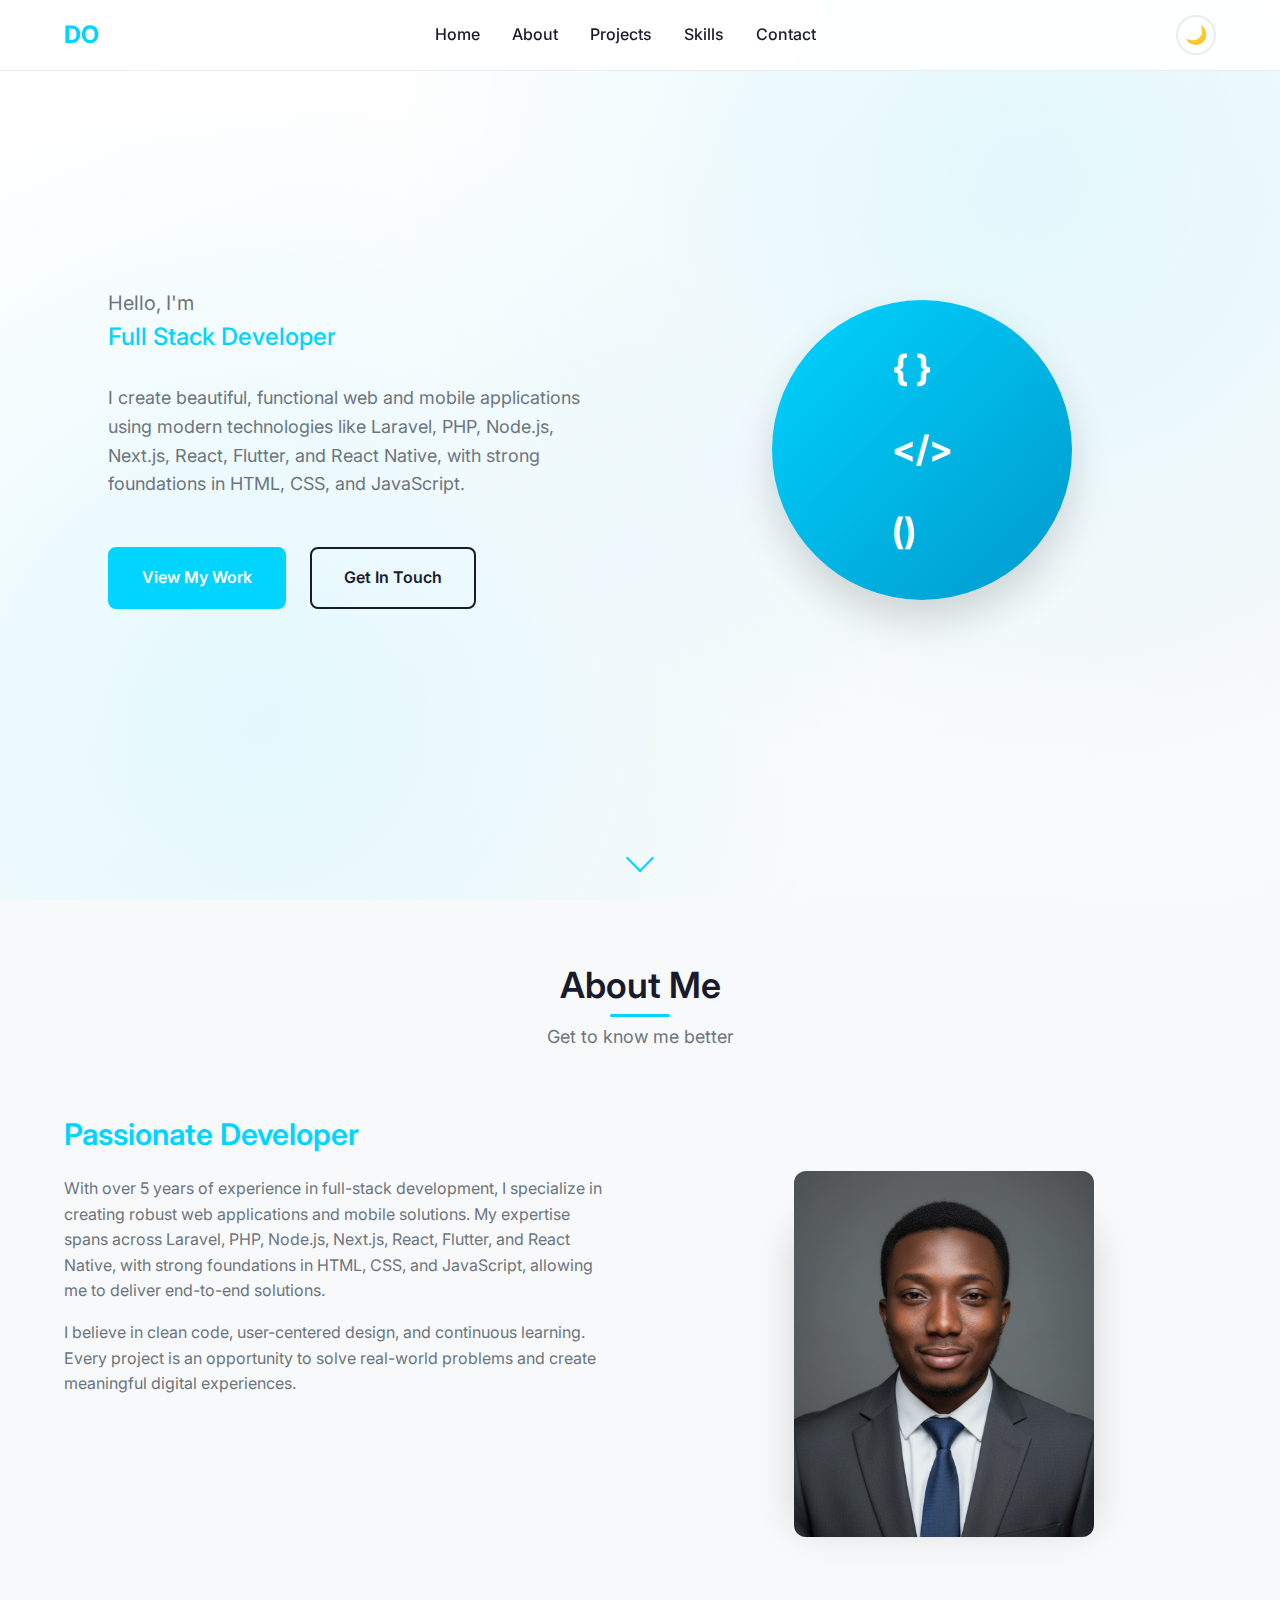
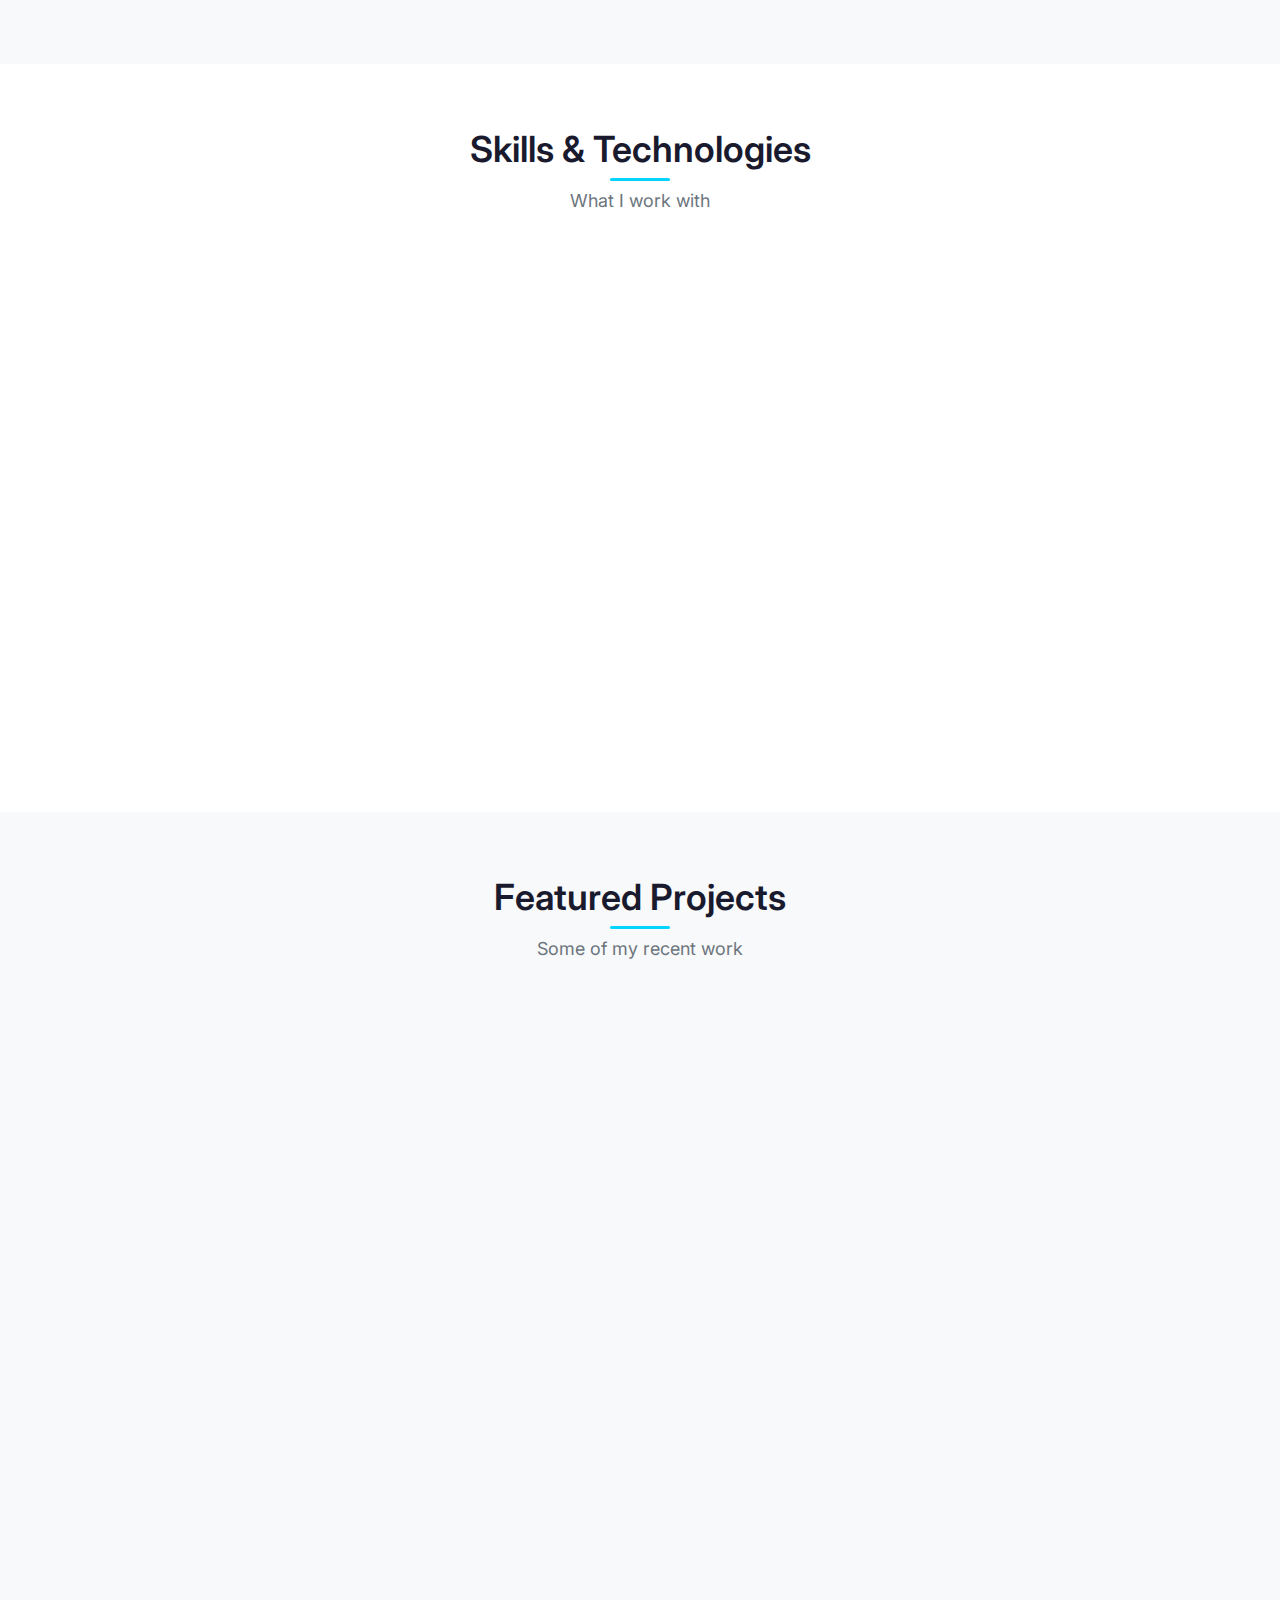
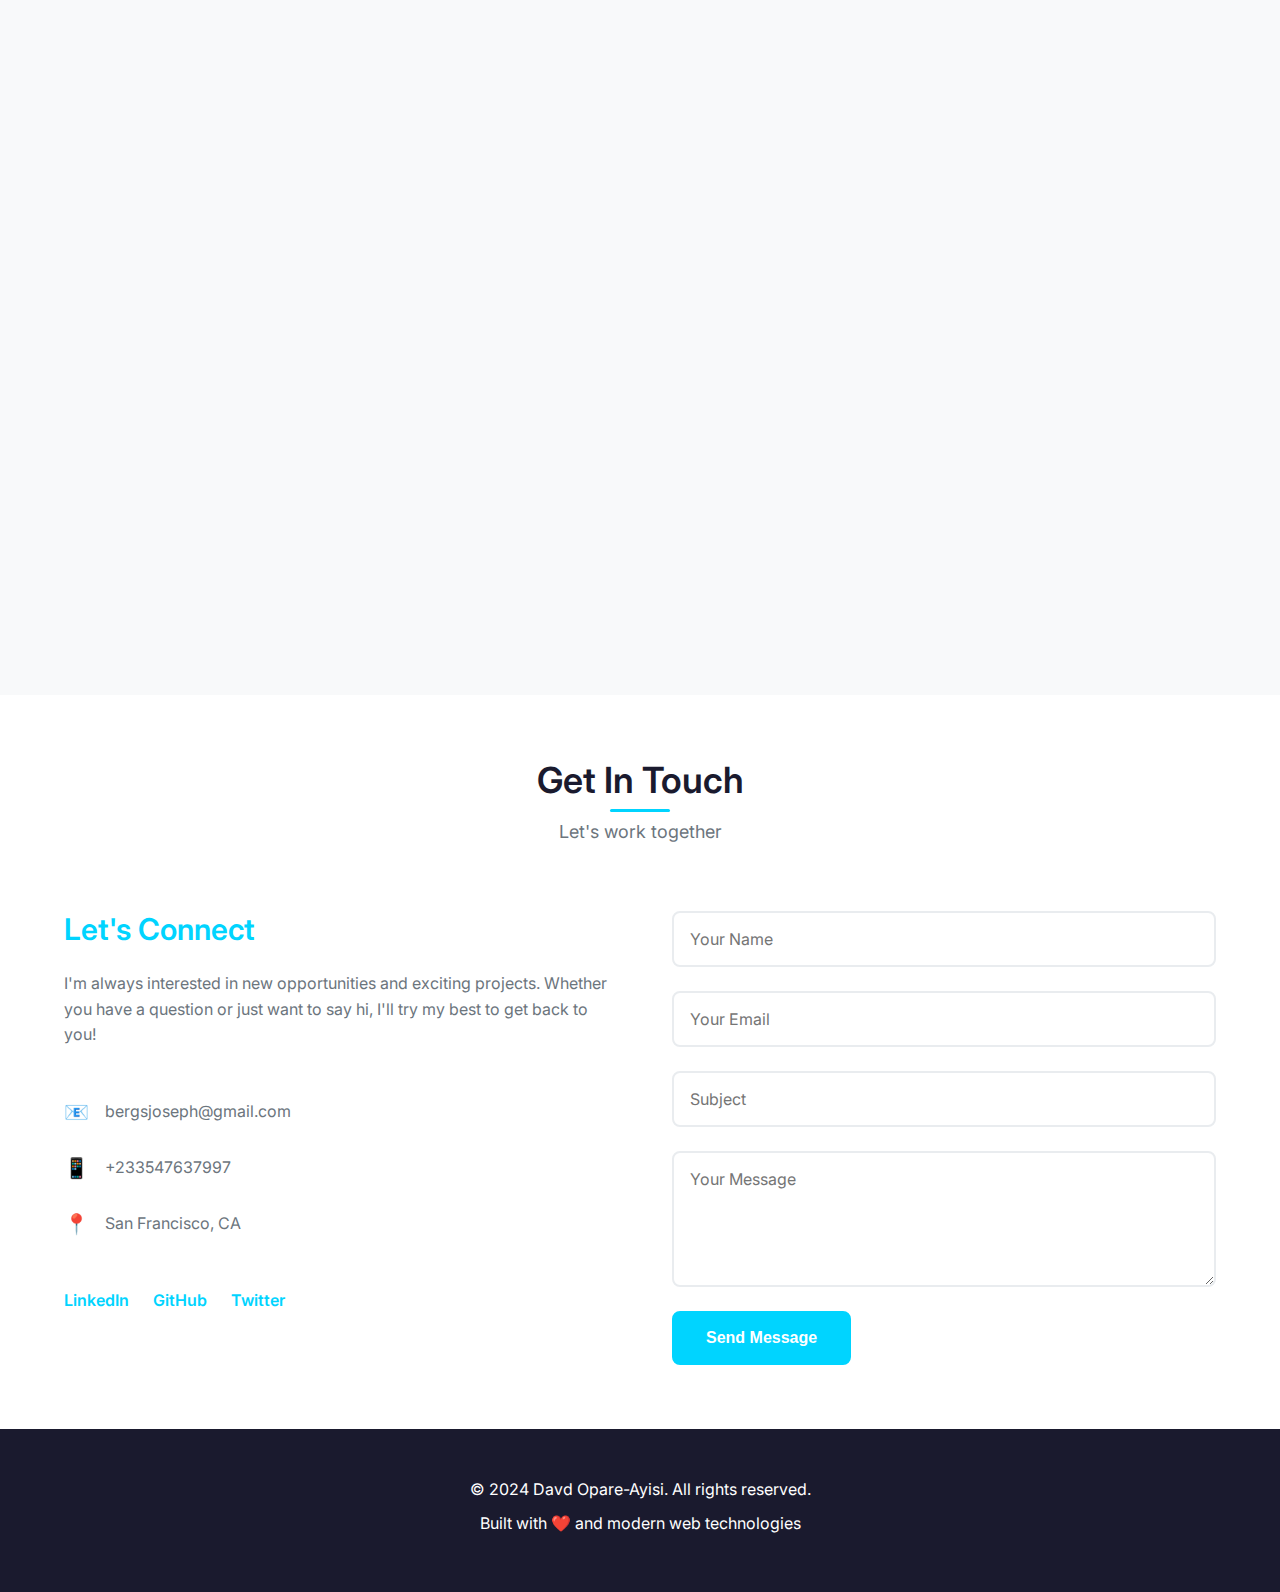
<file: index.html>
<!DOCTYPE html>
<html lang="en">
<head>
    <meta charset="UTF-8">
    <meta name="viewport" content="width=device-width, initial-scale=1.0">
    <title>Davd Opare-Ayisi - Full Stack Developer</title>
    <link rel="preconnect" href="https://fonts.googleapis.com">
    <link rel="preconnect" href="https://fonts.gstatic.com" crossorigin>
    <link href="https://fonts.googleapis.com/css2?family=Inter:wght@300;400;500;600;700&display=swap" rel="stylesheet">
    <link rel="stylesheet" href="styles.css">
</head>
<body>
        <!-- Navigation -->
        <nav class="navbar">
        <div class="nav-container">
            <div class="nav-logo">
                <span class="logo-text">DO</span>
            </div>
                <ul class="nav-menu">
                <li class="nav-item">
                    <a href="#home" class="nav-link">Home</a>
                    </li>
                    <li class="nav-item">
                    <a href="#about" class="nav-link">About</a>
                    </li>
                    <li class="nav-item">
                    <a href="#projects" class="nav-link">Projects</a>
                    </li>
                    <li class="nav-item">
                    <a href="#skills" class="nav-link">Skills</a>
                    </li>
                    <li class="nav-item">
                    <a href="#contact" class="nav-link">Contact</a>
                    </li>
                </ul>
            <div class="theme-toggle">
                <button class="theme-btn" id="theme-toggle">
                    <span class="theme-icon">🌙</span>
                </button>
            </div>
            <div class="hamburger">
                <span class="bar"></span>
                <span class="bar"></span>
                <span class="bar"></span>
            </div>
            </div>
    </nav>

    <!-- Hero Section -->
    <section id="home" class="hero">
        <div class="hero-container">
            <div class="hero-content">
                <h1 class="hero-title">
                    <span class="title-line">Hello, I'm</span>
                    <span class="title-name">Davd Opare-Ayisi</span>
                    <span class="title-role">Full Stack Developer</span>
                </h1>
                <p class="hero-description">
                    I create beautiful, functional web and mobile applications using modern technologies like Laravel, PHP, Node.js, Next.js, React, Flutter, and React Native, with strong foundations in HTML, CSS, and JavaScript.
                </p>
                <div class="hero-buttons">
                    <a href="#projects" class="btn btn-primary">View My Work</a>
                    <a href="#contact" class="btn btn-secondary">Get In Touch</a>
                </div>
            </div>
            <div class="hero-image">
                <div class="image-placeholder">
                    <div class="code-symbols">
                        <span class="symbol">{ }</span>
                        <span class="symbol">&lt;/&gt;</span>
                        <span class="symbol">()</span>
                    </div>
                </div>
            </div>
        </div>
        <div class="scroll-indicator">
            <div class="scroll-arrow"></div>
            </div>
    </section>

    <!-- About Section -->
    <section id="about" class="about">
        <div class="container">
            <div class="section-header">
                <h2 class="section-title">About Me</h2>
                <p class="section-subtitle">Get to know me better</p>
            </div>
            <div class="about-content">
                <div class="about-text">
                    <h3>Passionate Developer</h3>
                    <p>
                        With over 5 years of experience in full-stack development, I specialize in creating 
                        robust web applications and mobile solutions. My expertise spans across Laravel, PHP, 
                        Node.js, Next.js, React, Flutter, and React Native, with strong foundations in HTML, 
                        CSS, and JavaScript, allowing me to deliver end-to-end solutions.
                    </p>
                    <p>
                        I believe in clean code, user-centered design, and continuous learning. Every project 
                        is an opportunity to solve real-world problems and create meaningful digital experiences.
                    </p>
                    <div class="about-stats">
                        <div class="stat">
                            <span class="stat-number">50+</span>
                            <span class="stat-label">Projects Completed</span>
                        </div>
                        <div class="stat">
                            <span class="stat-number">5+</span>
                            <span class="stat-label">Years Experience</span>
                        </div>
                        <div class="stat">
                            <span class="stat-number">100%</span>
                            <span class="stat-label">Client Satisfaction</span>
                        </div>
                    </div>
                </div>
                <div class="about-image">
                    <div class="image-card">
                        <div class="card-content">
                            <img src="Assets/Me.png" alt="Davd Opare-Ayisi" class="profile-image">
                        </div>
                    </div>
                    </div>
                    </div>
                </div>
    </section>

    <!-- Skills Section -->
    <section id="skills" class="skills">
        <div class="container">
            <div class="section-header">
                <h2 class="section-title">Skills & Technologies</h2>
                <p class="section-subtitle">What I work with</p>
            </div>
            <div class="skills-grid">
                <div class="skill-category">
                    <h3 class="category-title">Backend</h3>
                    <div class="skill-items">
                        <div class="skill-item">
                            <span class="skill-name">Laravel</span>
                            <div class="skill-bar">
                                <div class="skill-progress" data-width="90%"></div>
                            </div>
                        </div>
                        <div class="skill-item">
                            <span class="skill-name">Node.js</span>
                            <div class="skill-bar">
                                <div class="skill-progress" data-width="88%"></div>
                            </div>
                        </div>
                        <div class="skill-item">
                            <span class="skill-name">PHP</span>
                            <div class="skill-bar">
                                <div class="skill-progress" data-width="95%"></div>
                            </div>
                        </div>
                        <div class="skill-item">
                            <span class="skill-name">MySQL</span>
                            <div class="skill-bar">
                                <div class="skill-progress" data-width="85%"></div>
                            </div>
                        </div>
                    </div>
                </div>
                <div class="skill-category">
                    <h3 class="category-title">Frontend</h3>
                    <div class="skill-items">
                        <div class="skill-item">
                            <span class="skill-name">React</span>
                            <div class="skill-bar">
                                <div class="skill-progress" data-width="90%"></div>
                            </div>
                        </div>
                        <div class="skill-item">
                            <span class="skill-name">Next.js</span>
                            <div class="skill-bar">
                                <div class="skill-progress" data-width="85%"></div>
                            </div>
                        </div>
                        <div class="skill-item">
                            <span class="skill-name">JavaScript</span>
                            <div class="skill-bar">
                                <div class="skill-progress" data-width="95%"></div>
                            </div>
                        </div>
                        <div class="skill-item">
                            <span class="skill-name">HTML5</span>
                            <div class="skill-bar">
                                <div class="skill-progress" data-width="98%"></div>
                            </div>
                        </div>
                        <div class="skill-item">
                            <span class="skill-name">CSS3</span>
                            <div class="skill-bar">
                                <div class="skill-progress" data-width="95%"></div>
                            </div>
                        </div>
                    </div>
                </div>
                <div class="skill-category">
                    <h3 class="category-title">Mobile</h3>
                    <div class="skill-items">
                        <div class="skill-item">
                            <span class="skill-name">Flutter</span>
                            <div class="skill-bar">
                                <div class="skill-progress" data-width="90%"></div>
                            </div>
                        </div>
                        <div class="skill-item">
                            <span class="skill-name">React Native</span>
                            <div class="skill-bar">
                                <div class="skill-progress" data-width="80%"></div>
                            </div>
                        </div>
                        <div class="skill-item">
                            <span class="skill-name">Dart</span>
                            <div class="skill-bar">
                                <div class="skill-progress" data-width="88%"></div>
                            </div>
                        </div>
                        <div class="skill-item">
                            <span class="skill-name">Expo</span>
                            <div class="skill-bar">
                                <div class="skill-progress" data-width="75%"></div>
                            </div>
                        </div>
                    </div>
                    </div>
                    </div>
                </div>
    </section>

    <!-- Projects Section -->
    <section id="projects" class="projects">
        <div class="container">
            <div class="section-header">
                <h2 class="section-title">Featured Projects</h2>
                <p class="section-subtitle">Some of my recent work</p>
                    </div>
            <div class="projects-grid">
                <div class="project-card">
                    <div class="project-image">
                        <div class="project-placeholder">
                            <span class="project-icon">🛒</span>
                        </div>
                    </div>
                    <div class="project-content">
                        <h3 class="project-title">E-Commerce Platform</h3>
                        <p class="project-description">
                            A full-stack e-commerce solution built with Laravel and React, featuring 
                            payment integration, inventory management, and admin dashboard.
                        </p>
                        <div class="project-tech">
                            <span class="tech-tag">Laravel</span>
                            <span class="tech-tag">React</span>
                            <span class="tech-tag">MySQL</span>
                        </div>
                        <div class="project-links">
                            <a href="projects/ecommerce-platform/index.html" class="project-link">View Details</a>
                            <a href="projects/ecommerce-platform/html/demo.html" class="project-link">Live Demo</a>
                            <a href="#" class="project-link">GitHub</a>
                        </div>
                    </div>
                </div>
                <div class="project-card">
                    <div class="project-image">
                        <div class="project-placeholder">
                            <span class="project-icon">⚡</span>
                        </div>
                    </div>
                    <div class="project-content">
                        <h3 class="project-title">RESTful API Service</h3>
                        <p class="project-description">
                            A high-performance REST API built with Node.js and Express, featuring 
                            JWT authentication, rate limiting, and comprehensive documentation.
                        </p>
                        <div class="project-tech">
                            <span class="tech-tag">Node.js</span>
                            <span class="tech-tag">Express</span>
                            <span class="tech-tag">MongoDB</span>
                        </div>
                        <div class="project-links">
                            <a href="#" class="project-link">Live Demo</a>
                            <a href="#" class="project-link">GitHub</a>
                        </div>
                    </div>
                    </div>
                <div class="project-card">
                    <div class="project-image">
                        <div class="project-placeholder">
                            <span class="project-icon">📱</span>
                    </div>
                </div>
                    <div class="project-content">
                        <h3 class="project-title">Task Management App</h3>
                        <p class="project-description">
                            A cross-platform mobile application built with React Native, 
                            featuring real-time collaboration and offline functionality.
                        </p>
                        <div class="project-tech">
                            <span class="tech-tag">React Native</span>
                            <span class="tech-tag">Firebase</span>
                            <span class="tech-tag">Redux</span>
                    </div>
                        <div class="project-links">
                            <a href="#" class="project-link">Live Demo</a>
                            <a href="#" class="project-link">GitHub</a>
                    </div>
                </div>
            </div>
                <div class="project-card">
                    <div class="project-image">
                        <div class="project-placeholder">
                            <span class="project-icon">📱</span>
                        </div>
                    </div>
                    <div class="project-content">
                        <h3 class="project-title">Flutter E-Commerce App</h3>
                        <p class="project-description">
                            A cross-platform mobile e-commerce application built with Flutter, 
                            featuring state management with Bloc, payment integration, and offline support.
                        </p>
                        <div class="project-tech">
                            <span class="tech-tag">Flutter</span>
                            <span class="tech-tag">Dart</span>
                            <span class="tech-tag">Bloc</span>
                            </div>
                        <div class="project-links">
                            <a href="#" class="project-link">Live Demo</a>
                            <a href="#" class="project-link">GitHub</a>
                            </div>
                        </div>
                            </div>
                <div class="project-card">
                    <div class="project-image">
                        <div class="project-placeholder">
                            <span class="project-icon">🌐</span>
                            </div>
                        </div>
                    <div class="project-content">
                        <h3 class="project-title">Portfolio Website</h3>
                        <p class="project-description">
                            A modern, responsive portfolio website built with Next.js, 
                            featuring smooth animations and dark mode support.
                        </p>
                        <div class="project-tech">
                            <span class="tech-tag">Next.js</span>
                            <span class="tech-tag">CSS3</span>
                            <span class="tech-tag">JavaScript</span>
                            </div>
                        <div class="project-links">
                            <a href="#" class="project-link">Live Demo</a>
                            <a href="#" class="project-link">GitHub</a>
                            </div>
                        </div>
                    </div>
                </div>
    </section>

    <!-- Contact Section -->
    <section id="contact" class="contact">
        <div class="container">
            <div class="section-header">
                <h2 class="section-title">Get In Touch</h2>
                <p class="section-subtitle">Let's work together</p>
            </div>
            <div class="contact-content">
                <div class="contact-info">
                    <h3>Let's Connect</h3>
                    <p>
                        I'm always interested in new opportunities and exciting projects. 
                        Whether you have a question or just want to say hi, I'll try my best to get back to you!
                    </p>
                    <div class="contact-details">
                        <div class="contact-item">
                            <span class="contact-icon">📧</span>
                            <span class="contact-text">bergsjoseph@gmail.com</span>
                        </div>
                        <div class="contact-item">
                            <span class="contact-icon">📱</span>
                            <span class="contact-text">+233547637997</span>
                        </div>
                        <div class="contact-item">
                            <span class="contact-icon">📍</span>
                            <span class="contact-text">San Francisco, CA</span>
                        </div>
                    </div>
                    <div class="social-links">
                        <a href="#" class="social-link">LinkedIn</a>
                        <a href="#" class="social-link">GitHub</a>
                        <a href="#" class="social-link">Twitter</a>
                    </div>
                </div>
                <div class="contact-form">
                    <form class="form">
                        <div class="form-group">
                            <input type="text" class="form-input" placeholder="Your Name" required>
                        </div>
                        <div class="form-group">
                            <input type="email" class="form-input" placeholder="Your Email" required>
                        </div>
                        <div class="form-group">
                            <input type="text" class="form-input" placeholder="Subject" required>
                        </div>
                        <div class="form-group">
                            <textarea class="form-input form-textarea" placeholder="Your Message" rows="5" required></textarea>
                    </div>
                        <button type="submit" class="btn btn-primary form-submit">Send Message</button>
                    </form>
                    </div>
                </div>
            </div>
    </section>

    <!-- Footer -->
    <footer class="footer">
        <div class="container">
            <div class="footer-content">
                <p>&copy; 2024 Davd Opare-Ayisi. All rights reserved.</p>
                <p>Built with ❤️ and modern web technologies</p>
            </div>
    </div>
    </footer>

    <script src="script.js"></script>
</body>
</html>
</file>
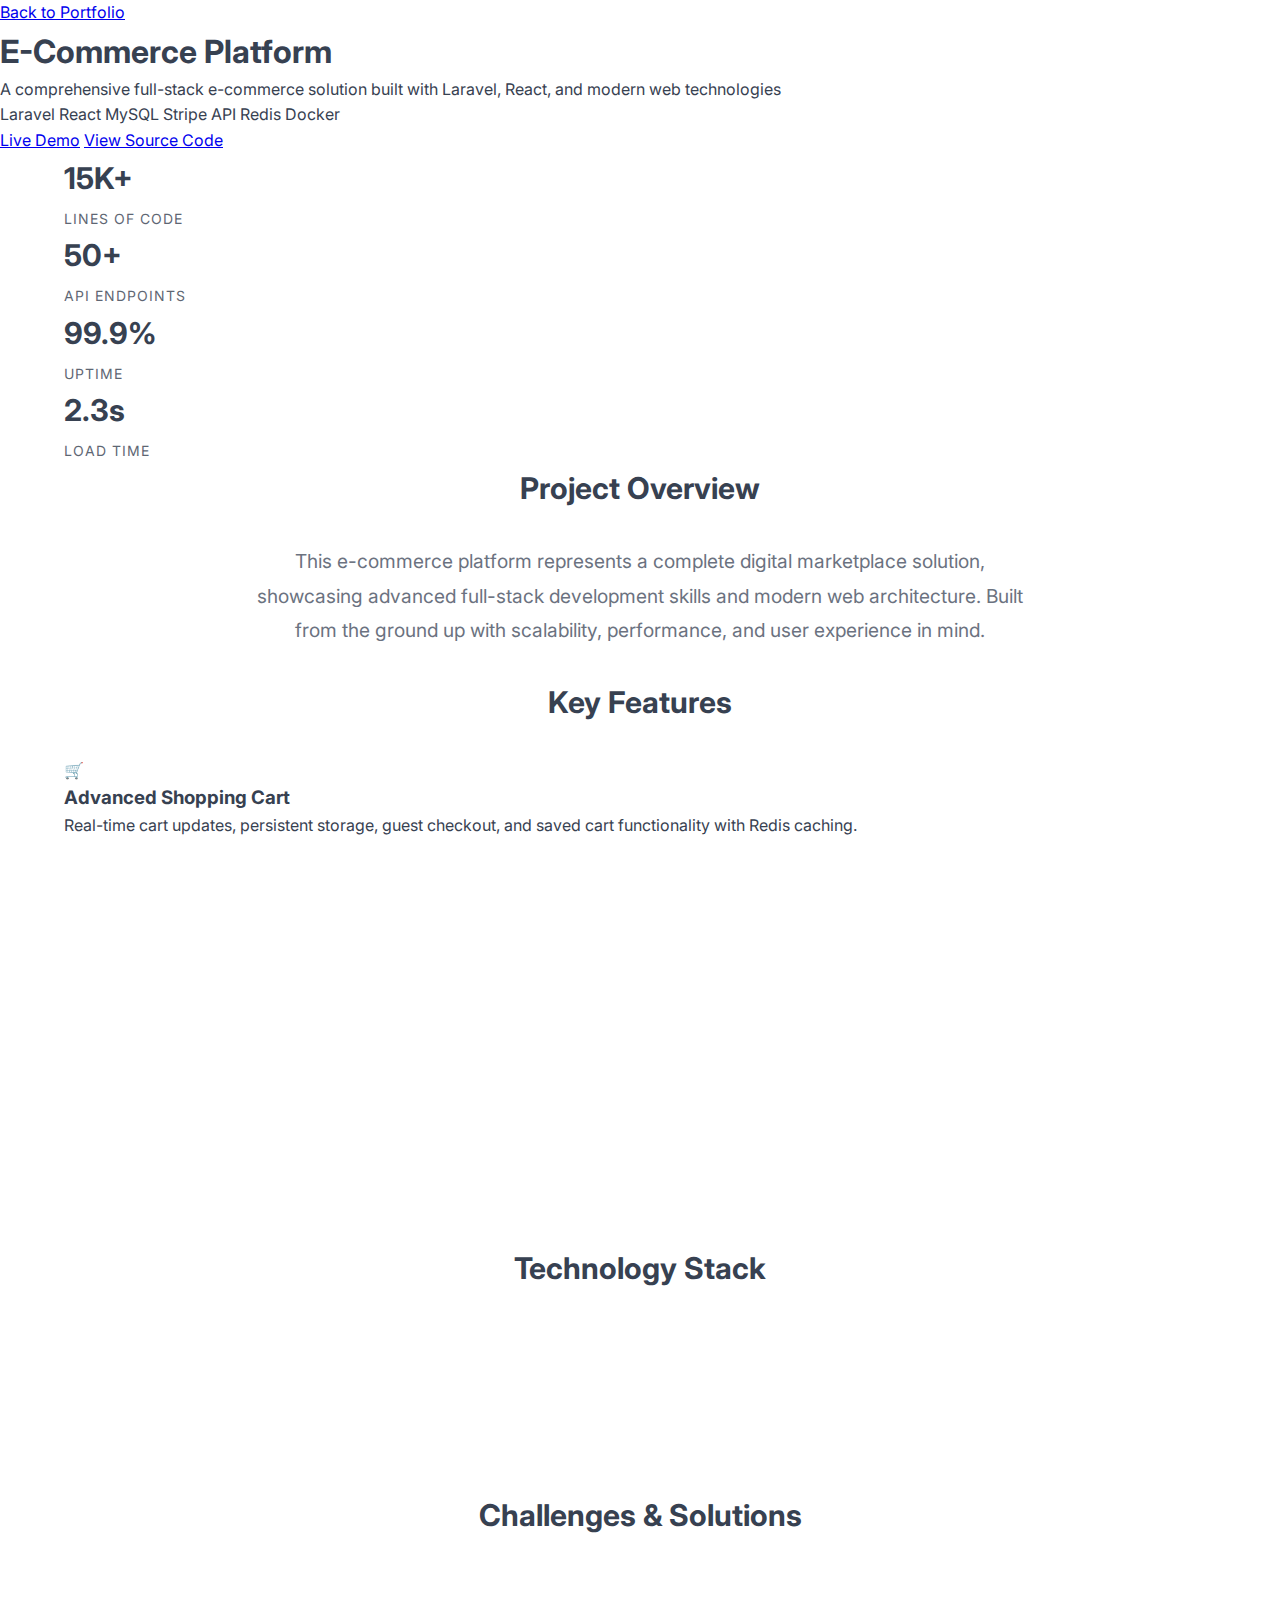
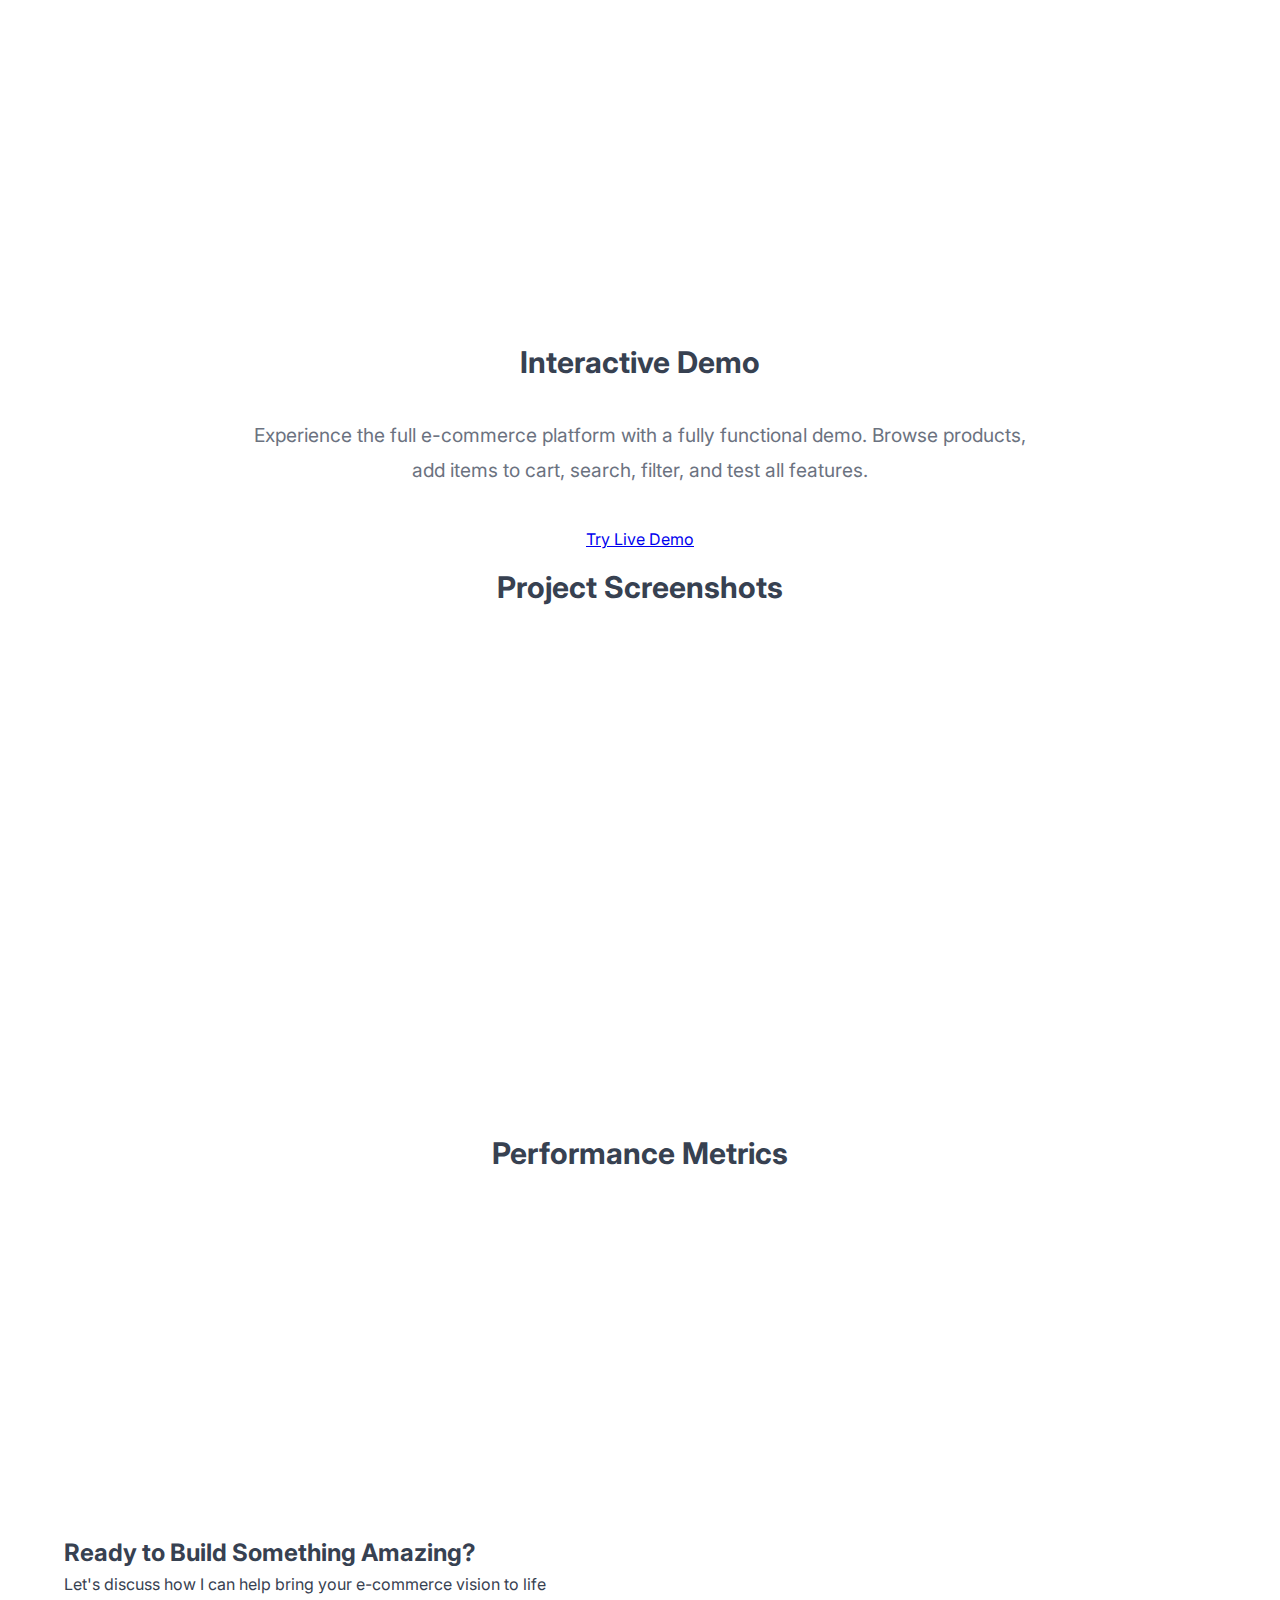
<file: projects/ecommerce-platform/index.html>
<!DOCTYPE html>
<html lang="en">
<head>
    <meta charset="UTF-8">
    <meta name="viewport" content="width=device-width, initial-scale=1.0">
    <title>E-Commerce Platform - John Doe Portfolio</title>
    <link rel="preconnect" href="https://fonts.googleapis.com">
    <link rel="preconnect" href="https://fonts.gstatic.com" crossorigin>
    <link href="https://fonts.googleapis.com/css2?family=Inter:wght@300;400;500;600;700&display=swap" rel="stylesheet">
    <link rel="stylesheet" href="css/main.css">
</head>
<body>
    <a href="../../index.html" class="back-to-portfolio">Back to Portfolio</a>

    <!-- Project Hero Section -->
    <section class="project-hero">
        <div class="project-hero-content">
            <h1 class="project-title">E-Commerce Platform</h1>
            <p class="project-subtitle">A comprehensive full-stack e-commerce solution built with Laravel, React, and modern web technologies</p>
            
            <div class="project-tech-badges">
                <span class="tech-badge">Laravel</span>
                <span class="tech-badge">React</span>
                <span class="tech-badge">MySQL</span>
                <span class="tech-badge">Stripe API</span>
                <span class="tech-badge">Redis</span>
                <span class="tech-badge">Docker</span>
            </div>

            <div class="project-actions">
                <a href="html/demo.html" class="btn-white">Live Demo</a>
                <a href="#" class="btn-outline">View Source Code</a>
            </div>
        </div>
    </section>

    <!-- Project Stats -->
    <section class="project-stats">
        <div class="container">
            <div class="stats-grid">
                <div class="stat-item">
                    <span class="stat-number">15K+</span>
                    <span class="stat-label">Lines of Code</span>
                </div>
                <div class="stat-item">
                    <span class="stat-number">50+</span>
                    <span class="stat-label">API Endpoints</span>
                </div>
                <div class="stat-item">
                    <span class="stat-number">99.9%</span>
                    <span class="stat-label">Uptime</span>
                </div>
                <div class="stat-item">
                    <span class="stat-number">2.3s</span>
                    <span class="stat-label">Load Time</span>
                </div>
            </div>
        </div>
    </section>

    <!-- Project Overview -->
    <section class="project-details">
        <div class="container">
            <div class="detail-section">
                <h2 class="section-title">Project Overview</h2>
                <div style="max-width: 800px; margin: 0 auto; text-align: center;">
                    <p style="font-size: 1.2rem; color: var(--medium-gray); line-height: 1.8; margin-bottom: 30px;">
                        This e-commerce platform represents a complete digital marketplace solution, 
                        showcasing advanced full-stack development skills and modern web architecture. 
                        Built from the ground up with scalability, performance, and user experience in mind.
                    </p>
                </div>
            </div>
        </div>
    </section>

    <!-- Key Features -->
    <section class="project-details">
        <div class="container">
            <div class="detail-section">
                <h2 class="section-title">Key Features</h2>
                <div class="features-grid">
                    <div class="feature-card fade-in-up">
                        <span class="feature-icon">🛒</span>
                        <h3 class="feature-title">Advanced Shopping Cart</h3>
                        <p class="feature-description">
                            Real-time cart updates, persistent storage, guest checkout, 
                            and saved cart functionality with Redis caching.
                        </p>
                    </div>
                    <div class="feature-card fade-in-up">
                        <span class="feature-icon">💳</span>
                        <h3 class="feature-title">Payment Integration</h3>
                        <p class="feature-description">
                            Secure payment processing with Stripe, multiple payment methods, 
                            subscription billing, and fraud protection.
                        </p>
                    </div>
                    <div class="feature-card fade-in-up">
                        <span class="feature-icon">📊</span>
                        <h3 class="feature-title">Admin Dashboard</h3>
                        <p class="feature-description">
                            Comprehensive admin panel with analytics, inventory management, 
                            order tracking, and customer insights.
                        </p>
                    </div>
                    <div class="feature-card fade-in-up">
                        <span class="feature-icon">🔍</span>
                        <h3 class="feature-title">Advanced Search</h3>
                        <p class="feature-description">
                            Elasticsearch-powered search with filters, autocomplete, 
                            faceted search, and search analytics.
                        </p>
                    </div>
                    <div class="feature-card fade-in-up">
                        <span class="feature-icon">📱</span>
                        <h3 class="feature-title">Mobile Responsive</h3>
                        <p class="feature-description">
                            Fully responsive design with mobile-first approach, 
                            touch-friendly interface, and PWA capabilities.
                        </p>
                    </div>
                    <div class="feature-card fade-in-up">
                        <span class="feature-icon">🔐</span>
                        <h3 class="feature-title">Security Features</h3>
                        <p class="feature-description">
                            JWT authentication, role-based access control, 
                            data encryption, and comprehensive security audits.
                        </p>
                    </div>
                </div>
            </div>
        </div>
    </section>

    <!-- Technology Stack -->
    <section class="tech-stack">
        <div class="container">
            <h2 class="section-title">Technology Stack</h2>
            <div class="tech-categories">
                <div class="tech-category fade-in-left">
                    <h3>Backend</h3>
                    <div class="tech-list">
                        <span class="tech-item">Laravel 10</span>
                        <span class="tech-item">PHP 8.2</span>
                        <span class="tech-item">MySQL 8.0</span>
                        <span class="tech-item">Redis</span>
                        <span class="tech-item">Elasticsearch</span>
                        <span class="tech-item">Docker</span>
                    </div>
                </div>
                <div class="tech-category fade-in-up">
                    <h3>Frontend</h3>
                    <div class="tech-list">
                        <span class="tech-item">React 18</span>
                        <span class="tech-item">TypeScript</span>
                        <span class="tech-item">Redux Toolkit</span>
                        <span class="tech-item">Material-UI</span>
                        <span class="tech-item">Axios</span>
                        <span class="tech-item">React Router</span>
                    </div>
                </div>
                <div class="tech-category fade-in-right">
                    <h3>DevOps & Tools</h3>
                    <div class="tech-list">
                        <span class="tech-item">AWS</span>
                        <span class="tech-item">Nginx</span>
                        <span class="tech-item">GitHub Actions</span>
                        <span class="tech-item">Laravel Horizon</span>
                        <span class="tech-item">Stripe API</span>
                        <span class="tech-item">SendGrid</span>
                    </div>
                </div>
            </div>
        </div>
    </section>

    <!-- Challenges & Solutions -->
    <section class="challenge-solution">
        <div class="container">
            <h2 class="section-title">Challenges & Solutions</h2>
            <div class="challenge-grid">
                <div class="challenge-card fade-in-left">
                    <h3>Technical Challenges</h3>
                    <ul class="challenge-list">
                        <li>High-traffic scalability with load balancing</li>
                        <li>Real-time inventory synchronization</li>
                        <li>Complex payment processing workflows</li>
                        <li>Advanced search with multiple filters</li>
                        <li>Mobile performance optimization</li>
                        <li>Data security and compliance</li>
                    </ul>
                </div>
                <div class="challenge-card fade-in-right">
                    <h3>Solutions Implemented</h3>
                    <ul class="challenge-list">
                        <li>Microservices architecture with Redis caching</li>
                        <li>Event-driven inventory management system</li>
                        <li>Robust error handling and retry mechanisms</li>
                        <li>Elasticsearch with custom analyzers</li>
                        <li>Code splitting and lazy loading</li>
                        <li>End-to-end encryption and PCI compliance</li>
                    </ul>
                </div>
            </div>
        </div>
    </section>

    <!-- Live Demo Section -->
    <section class="project-details">
        <div class="container">
            <div class="detail-section">
                <h2 class="section-title">Interactive Demo</h2>
                <div style="max-width: 800px; margin: 0 auto; text-align: center;">
                    <p style="font-size: 1.2rem; color: var(--medium-gray); line-height: 1.8; margin-bottom: 30px;">
                        Experience the full e-commerce platform with a fully functional demo. 
                        Browse products, add items to cart, search, filter, and test all features.
                    </p>
                    <div class="project-actions">
                        <a href="demo.html" class="btn-white" style="display: inline-block; margin: 10px;">Try Live Demo</a>
                    </div>
                </div>
            </div>
        </div>
    </section>

    <!-- Project Gallery -->
    <section class="project-gallery">
        <div class="container">
            <h2 class="section-title">Project Screenshots</h2>
            <div class="gallery-grid">
                <div class="gallery-item fade-in-up">
                    <div class="gallery-image">🛍️</div>
                    <div class="gallery-content">
                        <h3 class="gallery-title">Product Catalog</h3>
                        <p class="gallery-description">Clean, intuitive product browsing with advanced filtering and search capabilities.</p>
                    </div>
                </div>
                <div class="gallery-item fade-in-up">
                    <div class="gallery-image">🛒</div>
                    <div class="gallery-content">
                        <h3 class="gallery-title">Shopping Cart</h3>
                        <p class="gallery-description">Seamless cart management with real-time updates and persistent storage.</p>
                    </div>
                </div>
                <div class="gallery-item fade-in-up">
                    <div class="gallery-image">💳</div>
                    <div class="gallery-content">
                        <h3 class="gallery-title">Checkout Process</h3>
                        <p class="gallery-description">Streamlined checkout with multiple payment options and security features.</p>
                    </div>
                </div>
                <div class="gallery-item fade-in-up">
                    <div class="gallery-image">📊</div>
                    <div class="gallery-content">
                        <h3 class="gallery-title">Admin Dashboard</h3>
                        <p class="gallery-description">Comprehensive admin panel with analytics and management tools.</p>
                    </div>
                </div>
                <div class="gallery-item fade-in-up">
                    <div class="gallery-image">📱</div>
                    <div class="gallery-content">
                        <h3 class="gallery-title">Mobile Experience</h3>
                        <p class="gallery-description">Fully responsive design optimized for mobile devices and touch interactions.</p>
                    </div>
                </div>
                <div class="gallery-item fade-in-up">
                    <div class="gallery-image">🔍</div>
                    <div class="gallery-content">
                        <h3 class="gallery-title">Search & Filters</h3>
                        <p class="gallery-description">Advanced search functionality with faceted filtering and autocomplete.</p>
                    </div>
                </div>
            </div>
        </div>
    </section>

    <!-- Performance Metrics -->
    <section class="performance-metrics">
        <div class="container">
            <div class="detail-section">
                <h2 class="section-title">Performance Metrics</h2>
                <div class="features-grid">
                    <div class="feature-card fade-in-up">
                        <span class="feature-icon">⚡</span>
                        <h3 class="feature-title">Page Load Speed</h3>
                        <p class="feature-description">
                            Achieved 2.3s average load time through code splitting, 
                            lazy loading, and CDN optimization.
                        </p>
                    </div>
                    <div class="feature-card fade-in-up">
                        <span class="feature-icon">📈</span>
                        <h3 class="feature-title">Scalability</h3>
                        <p class="feature-description">
                            Handles 10,000+ concurrent users with horizontal scaling 
                            and load balancing implementation.
                        </p>
                    </div>
                    <div class="feature-card fade-in-up">
                        <span class="feature-icon">🛡️</span>
                        <h3 class="feature-title">Security Score</h3>
                        <p class="feature-description">
                            A+ security rating with comprehensive vulnerability 
                            testing and security best practices.
                        </p>
                    </div>
                    <div class="feature-card fade-in-up">
                        <span class="feature-icon">🎯</span>
                        <h3 class="feature-title">Conversion Rate</h3>
                        <p class="feature-description">
                            Improved conversion rate by 35% through UX optimization 
                            and streamlined checkout process.
                        </p>
                    </div>
                </div>
            </div>
        </div>
    </section>

    <!-- Call to Action -->
    <section class="cta-section">
        <div class="container">
            <div class="cta-content">
                <h2>Ready to Build Something Amazing?</h2>
                <p>
                    Let's discuss how I can help bring your e-commerce vision to life
                </p>
                <div class="project-actions">
                    <a href="../../index.html#contact" class="btn-white">Get In Touch</a>
                    <a href="../../index.html#projects" class="btn-outline">View More Projects</a>
                </div>
            </div>
        </div>
    </section>

    <script>
        // Simple scroll animations
        const observerOptions = {
            threshold: 0.1,
            rootMargin: '0px 0px -50px 0px'
        };

        const observer = new IntersectionObserver(function(entries) {
            entries.forEach(entry => {
                if (entry.isIntersecting) {
                    entry.target.style.opacity = '1';
                    entry.target.style.transform = 'translateY(0)';
                }
            });
        }, observerOptions);

        // Observe all animated elements
        document.addEventListener('DOMContentLoaded', function() {
            const animatedElements = document.querySelectorAll('.fade-in-up, .fade-in-left, .fade-in-right');
            animatedElements.forEach(el => {
                el.style.opacity = '0';
                el.style.transform = 'translateY(30px)';
                el.style.transition = 'opacity 0.6s ease, transform 0.6s ease';
                observer.observe(el);
            });
        });
    </script>
</body>
</html>
</file>
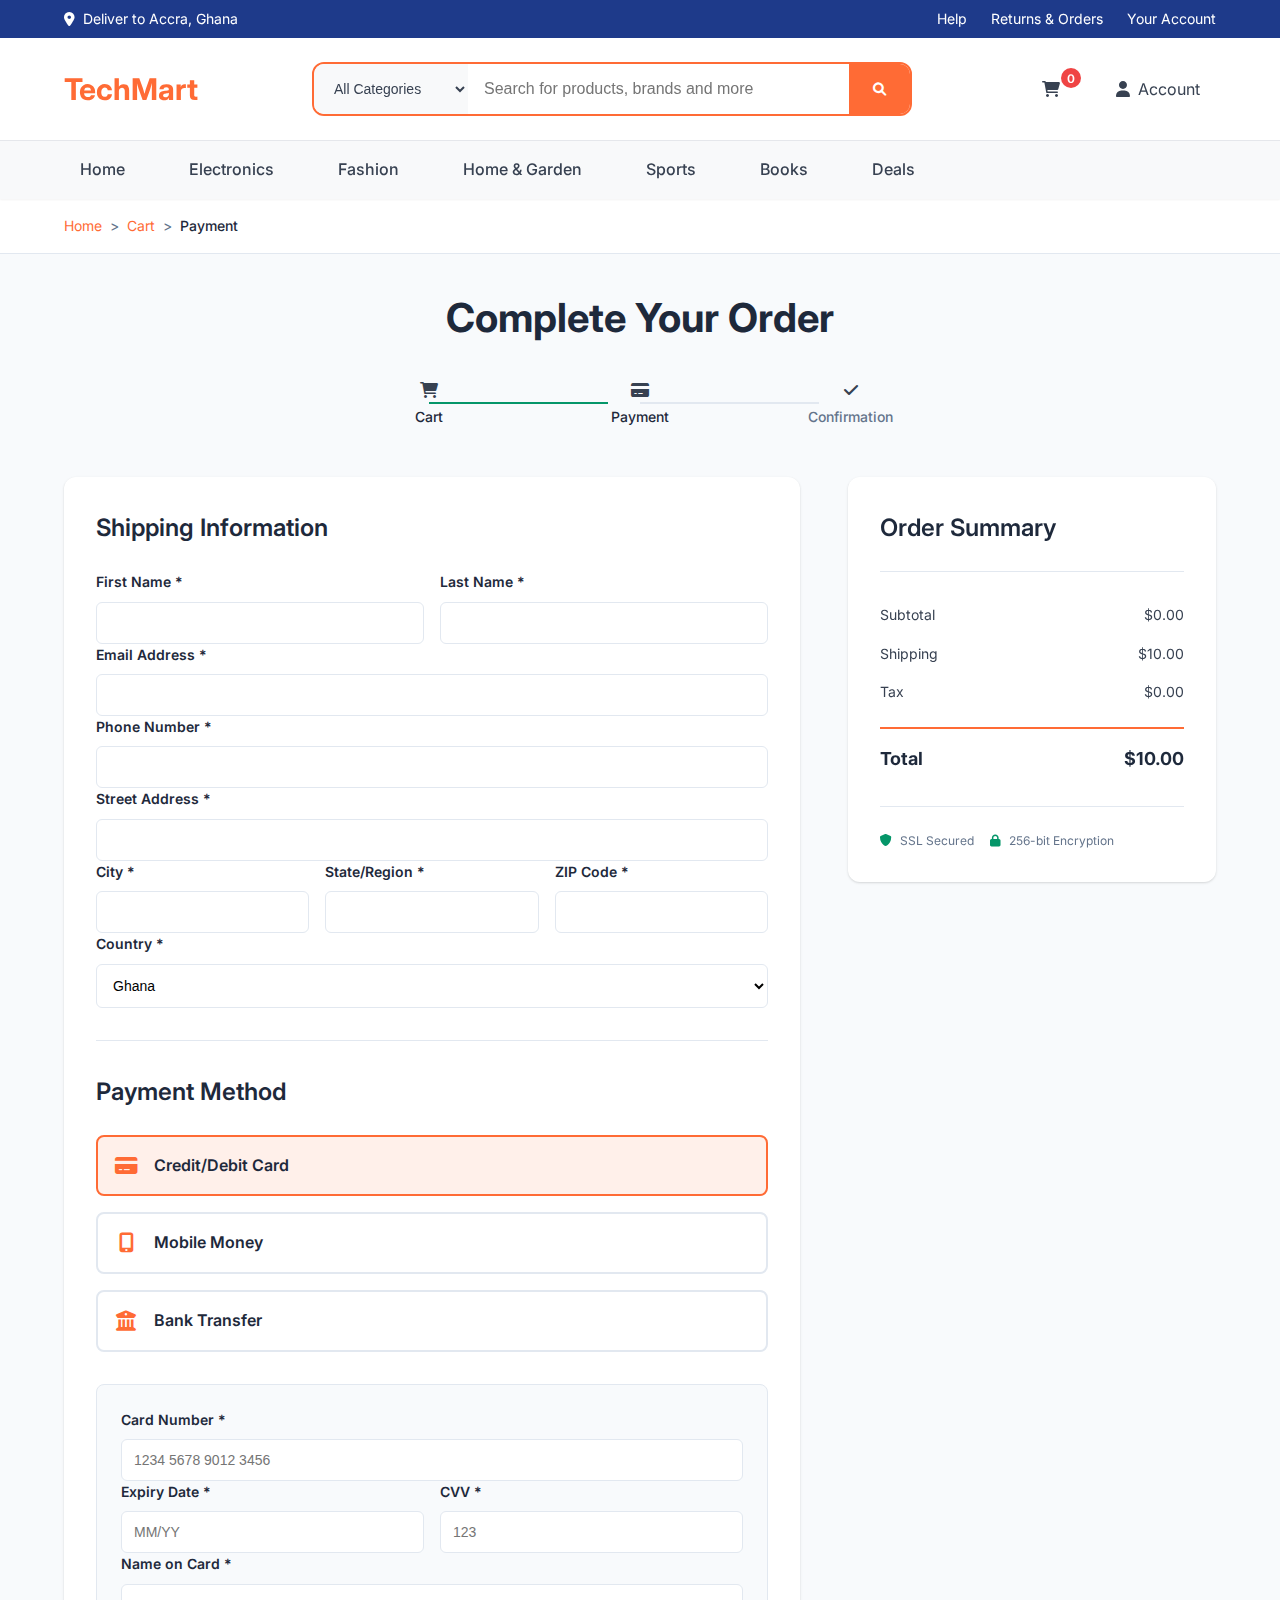
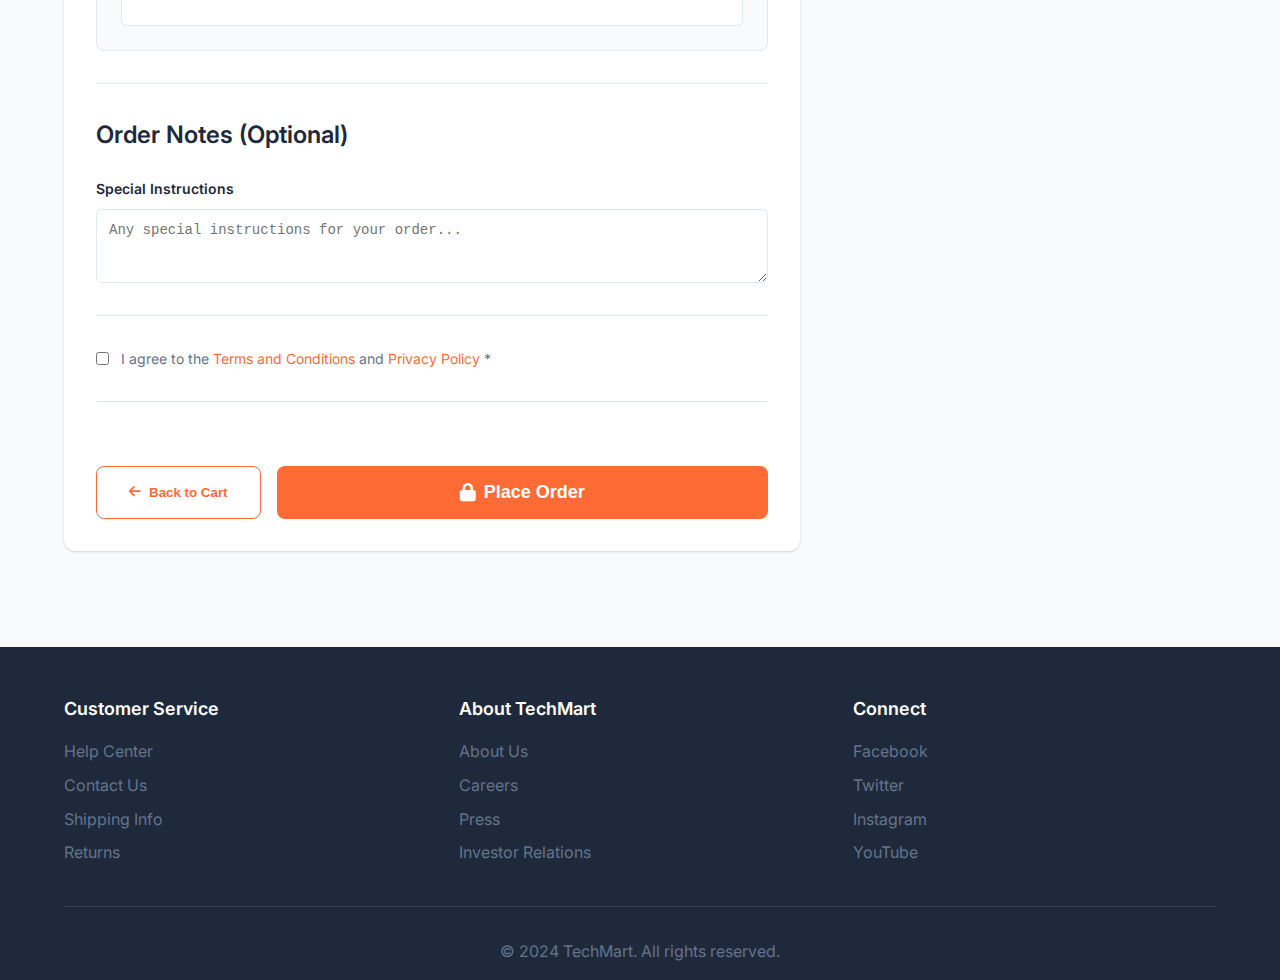
<file: projects/ecommerce-platform/html/payment.html>
<!DOCTYPE html>
<html lang="en">
<head>
    <meta charset="UTF-8">
    <meta name="viewport" content="width=device-width, initial-scale=1.0">
    <title>Payment - TechMart</title>
    <link rel="preconnect" href="https://fonts.googleapis.com">
    <link rel="preconnect" href="https://fonts.gstatic.com" crossorigin>
    <link href="https://fonts.googleapis.com/css2?family=Inter:wght@300;400;500;600;700&display=swap" rel="stylesheet">
    <link rel="stylesheet" href="../css/main.css">
    <link rel="stylesheet" href="../css/payment.css">
    <link rel="stylesheet" href="https://cdnjs.cloudflare.com/ajax/libs/font-awesome/6.0.0/css/all.min.css">
</head>
<body class="payment-page">
    <!-- Header -->
    <header class="header">
        <div class="header-top">
            <div class="container">
                <div class="header-top-content">
                    <div class="location">
                        <i class="fas fa-map-marker-alt"></i>
                        <span>Deliver to Accra, Ghana</span>
                    </div>
                    <div class="header-links">
                        <a href="#">Help</a>
                        <a href="#">Returns & Orders</a>
                        <a href="#">Your Account</a>
                    </div>
                </div>
            </div>
        </div>
        
        <div class="header-main">
            <div class="container">
                <div class="header-main-content">
                    <div class="logo">
                        <h1>TechMart</h1>
                    </div>
                    
                    <div class="search-bar">
                        <select class="search-category">
                            <option>All Categories</option>
                            <option>Electronics</option>
                            <option>Fashion</option>
                            <option>Home & Garden</option>
                            <option>Sports</option>
                            <option>Books</option>
                        </select>
                        <input type="text" placeholder="Search for products, brands and more" class="search-input" id="searchInput">
                        <button class="search-btn">
                            <i class="fas fa-search"></i>
                        </button>
                    </div>
                    
                    <div class="header-actions">
                        <div class="cart-icon" onclick="toggleCart()">
                            <i class="fas fa-shopping-cart"></i>
                            <span class="cart-count" id="cartCount">0</span>
                        </div>
                        <div class="user-account">
                            <i class="fas fa-user"></i>
                            <span>Account</span>
                        </div>
                    </div>
                </div>
            </div>
        </div>
        
        <nav class="main-nav">
            <div class="container">
                <ul class="nav-menu">
                    <li><a href="demo.html" class="nav-link">Home</a></li>
                    <li><a href="electronics.html" class="nav-link">Electronics</a></li>
                    <li><a href="fashion.html" class="nav-link">Fashion</a></li>
                    <li><a href="home-garden.html" class="nav-link">Home & Garden</a></li>
                    <li><a href="sports.html" class="nav-link">Sports</a></li>
                    <li><a href="books.html" class="nav-link">Books</a></li>
                    <li><a href="deals.html" class="nav-link">Deals</a></li>
                </ul>
            </div>
        </nav>
    </header>

    <!-- Breadcrumb -->
    <section class="breadcrumb">
        <div class="container">
            <nav class="breadcrumb-nav">
                <a href="demo.html">Home</a>
                <span class="separator">></span>
                <a href="cart.html">Cart</a>
                <span class="separator">></span>
                <span class="current">Payment</span>
            </nav>
        </div>
    </section>

    <!-- Payment Section -->
    <section class="payment-section">
        <div class="container">
            <div class="payment-header">
                <h1>Complete Your Order</h1>
                <div class="checkout-steps">
                    <div class="step completed">
                        <i class="fas fa-shopping-cart"></i>
                        <span>Cart</span>
                    </div>
                    <div class="step active">
                        <i class="fas fa-credit-card"></i>
                        <span>Payment</span>
                    </div>
                    <div class="step">
                        <i class="fas fa-check"></i>
                        <span>Confirmation</span>
                    </div>
                </div>
            </div>

            <div class="payment-content">
                <!-- Payment Form -->
                <div class="payment-form-section">
                    <form class="payment-form" id="paymentForm">
                        <!-- Shipping Information -->
                        <div class="form-section">
                            <h2>Shipping Information</h2>
                            <div class="form-row">
                                <div class="form-group">
                                    <label for="firstName">First Name *</label>
                                    <input type="text" id="firstName" name="firstName" required>
                                </div>
                                <div class="form-group">
                                    <label for="lastName">Last Name *</label>
                                    <input type="text" id="lastName" name="lastName" required>
                                </div>
                            </div>
                            
                            <div class="form-group">
                                <label for="email">Email Address *</label>
                                <input type="email" id="email" name="email" required>
                            </div>
                            
                            <div class="form-group">
                                <label for="phone">Phone Number *</label>
                                <input type="tel" id="phone" name="phone" required>
                            </div>
                            
                            <div class="form-group">
                                <label for="address">Street Address *</label>
                                <input type="text" id="address" name="address" required>
                            </div>
                            
                            <div class="form-row">
                                <div class="form-group">
                                    <label for="city">City *</label>
                                    <input type="text" id="city" name="city" required>
                                </div>
                                <div class="form-group">
                                    <label for="state">State/Region *</label>
                                    <input type="text" id="state" name="state" required>
                                </div>
                                <div class="form-group">
                                    <label for="zipCode">ZIP Code *</label>
                                    <input type="text" id="zipCode" name="zipCode" required>
                                </div>
                            </div>
                            
                            <div class="form-group">
                                <label for="country">Country *</label>
                                <select id="country" name="country" required>
                                    <option value="">Select Country</option>
                                    <option value="GH" selected>Ghana</option>
                                    <option value="NG">Nigeria</option>
                                    <option value="KE">Kenya</option>
                                    <option value="ZA">South Africa</option>
                                    <option value="US">United States</option>
                                    <option value="UK">United Kingdom</option>
                                </select>
                            </div>
                        </div>

                        <!-- Payment Method -->
                        <div class="form-section">
                            <h2>Payment Method</h2>
                            <div class="payment-methods">
                                <div class="payment-method">
                                    <input type="radio" id="creditCard" name="paymentMethod" value="creditCard" checked>
                                    <label for="creditCard">
                                        <i class="fas fa-credit-card"></i>
                                        <span>Credit/Debit Card</span>
                                    </label>
                                </div>
                                <div class="payment-method">
                                    <input type="radio" id="mobileMoney" name="paymentMethod" value="mobileMoney">
                                    <label for="mobileMoney">
                                        <i class="fas fa-mobile-alt"></i>
                                        <span>Mobile Money</span>
                                    </label>
                                </div>
                                <div class="payment-method">
                                    <input type="radio" id="bankTransfer" name="paymentMethod" value="bankTransfer">
                                    <label for="bankTransfer">
                                        <i class="fas fa-university"></i>
                                        <span>Bank Transfer</span>
                                    </label>
                                </div>
                            </div>

                            <!-- Credit Card Details -->
                            <div class="credit-card-details" id="creditCardDetails">
                                <div class="form-group">
                                    <label for="cardNumber">Card Number *</label>
                                    <input type="text" id="cardNumber" name="cardNumber" placeholder="1234 5678 9012 3456" maxlength="19">
                                </div>
                                
                                <div class="form-row">
                                    <div class="form-group">
                                        <label for="expiryDate">Expiry Date *</label>
                                        <input type="text" id="expiryDate" name="expiryDate" placeholder="MM/YY" maxlength="5">
                                    </div>
                                    <div class="form-group">
                                        <label for="cvv">CVV *</label>
                                        <input type="text" id="cvv" name="cvv" placeholder="123" maxlength="4">
                                    </div>
                                </div>
                                
                                <div class="form-group">
                                    <label for="cardName">Name on Card *</label>
                                    <input type="text" id="cardName" name="cardName">
                                </div>
                            </div>

                            <!-- Mobile Money Details -->
                            <div class="mobile-money-details" id="mobileMoneyDetails" style="display: none;">
                                <div class="form-group">
                                    <label for="mobileProvider">Mobile Money Provider *</label>
                                    <select id="mobileProvider" name="mobileProvider">
                                        <option value="">Select Provider</option>
                                        <option value="mtn">MTN Mobile Money</option>
                                        <option value="vodafone">Vodafone Cash</option>
                                        <option value="airtel">AirtelTigo Money</option>
                                    </select>
                                </div>
                                <div class="form-group">
                                    <label for="mobileNumber">Mobile Number *</label>
                                    <input type="tel" id="mobileNumber" name="mobileNumber" placeholder="+233 XX XXX XXXX">
                                </div>
                            </div>

                            <!-- Bank Transfer Details -->
                            <div class="bank-transfer-details" id="bankTransferDetails" style="display: none;">
                                <div class="bank-info">
                                    <h3>Bank Transfer Information</h3>
                                    <div class="bank-details">
                                        <p><strong>Bank:</strong> Ghana Commercial Bank</p>
                                        <p><strong>Account Name:</strong> TechMart Limited</p>
                                        <p><strong>Account Number:</strong> 1234567890</p>
                                        <p><strong>Reference:</strong> <span id="bankReference">TECH-2024-001</span></p>
                                    </div>
                                    <p class="bank-note">Please include the reference number when making your transfer.</p>
                                </div>
                            </div>
                        </div>

                        <!-- Order Notes -->
                        <div class="form-section">
                            <h2>Order Notes (Optional)</h2>
                            <div class="form-group">
                                <label for="orderNotes">Special Instructions</label>
                                <textarea id="orderNotes" name="orderNotes" rows="3" placeholder="Any special instructions for your order..."></textarea>
                            </div>
                        </div>

                        <!-- Terms and Conditions -->
                        <div class="form-section">
                            <div class="terms-checkbox">
                                <input type="checkbox" id="termsAccepted" name="termsAccepted" required>
                                <label for="termsAccepted">
                                    I agree to the <a href="#" target="_blank">Terms and Conditions</a> and <a href="#" target="_blank">Privacy Policy</a> *
                                </label>
                            </div>
                        </div>

                        <!-- Submit Button -->
                        <div class="form-actions">
                            <button type="button" class="back-btn" onclick="window.location.href='cart.html'">
                                <i class="fas fa-arrow-left"></i> Back to Cart
                            </button>
                            <button type="submit" class="place-order-btn">
                                <i class="fas fa-lock"></i> Place Order
                            </button>
                        </div>
                    </form>
                </div>

                <!-- Order Summary -->
                <div class="order-summary">
                    <div class="summary-card">
                        <h3>Order Summary</h3>
                        
                        <div class="order-items" id="orderItems">
                            <!-- Order items will be loaded here -->
                        </div>
                        
                        <div class="summary-totals">
                            <div class="summary-row">
                                <span>Subtotal</span>
                                <span id="subtotal">$0.00</span>
                            </div>
                            <div class="summary-row">
                                <span>Shipping</span>
                                <span id="shipping">$0.00</span>
                            </div>
                            <div class="summary-row">
                                <span>Tax</span>
                                <span id="tax">$0.00</span>
                            </div>
                            <div class="summary-row total">
                                <span>Total</span>
                                <span id="total">$0.00</span>
                            </div>
                        </div>
                        
                        <div class="security-badges">
                            <div class="security-badge">
                                <i class="fas fa-shield-alt"></i>
                                <span>SSL Secured</span>
                            </div>
                            <div class="security-badge">
                                <i class="fas fa-lock"></i>
                                <span>256-bit Encryption</span>
                            </div>
                        </div>
                    </div>
                </div>
            </div>
        </div>
    </section>

    <!-- Footer -->
    <footer class="footer">
        <div class="container">
            <div class="footer-content">
                <div class="footer-section">
                    <h4>Customer Service</h4>
                    <ul>
                        <li><a href="#">Help Center</a></li>
                        <li><a href="#">Contact Us</a></li>
                        <li><a href="#">Shipping Info</a></li>
                        <li><a href="#">Returns</a></li>
                    </ul>
                </div>
                <div class="footer-section">
                    <h4>About TechMart</h4>
                    <ul>
                        <li><a href="#">About Us</a></li>
                        <li><a href="#">Careers</a></li>
                        <li><a href="#">Press</a></li>
                        <li><a href="#">Investor Relations</a></li>
                    </ul>
                </div>
                <div class="footer-section">
                    <h4>Connect</h4>
                    <ul>
                        <li><a href="#">Facebook</a></li>
                        <li><a href="#">Twitter</a></li>
                        <li><a href="#">Instagram</a></li>
                        <li><a href="#">YouTube</a></li>
                    </ul>
                </div>
            </div>
            <div class="footer-bottom">
                <p>&copy; 2024 TechMart. All rights reserved.</p>
            </div>
        </div>
    </footer>

    <script src="../js/payment-script.js"></script>
</body>
</html>
</file>
<file: projects/ecommerce-platform/css/main.css>
/* E-Commerce Demo Styles - Inspired by Jumia, Amazon, Alibaba */

:root {
    /* Primary Colors */
    --primary-orange: #ff6b35;
    --primary-orange-hover: #e55a2b;
    --secondary-blue: #1e3a8a;
    --accent-yellow: #fbbf24;
    
    /* Neutral Colors */
    --white: #ffffff;
    --light-gray: #f8f9fa;
    --medium-gray: #6b7280;
    --dark-gray: #374151;
    --black: #111827;
    
    /* Status Colors */
    --success-green: #10b981;
    --error-red: #ef4444;
    --warning-orange: #f59e0b;
    
    /* Typography */
    --font-family: 'Inter', -apple-system, BlinkMacSystemFont, 'Segoe UI', Roboto, sans-serif;
    --font-size-xs: 0.75rem;
    --font-size-sm: 0.875rem;
    --font-size-base: 1rem;
    --font-size-lg: 1.125rem;
    --font-size-xl: 1.25rem;
    --font-size-2xl: 1.5rem;
    --font-size-3xl: 1.875rem;
    --font-size-4xl: 2.25rem;
    
    /* Spacing */
    --spacing-xs: 0.25rem;
    --spacing-sm: 0.5rem;
    --spacing-md: 1rem;
    --spacing-lg: 1.5rem;
    --spacing-xl: 2rem;
    --spacing-2xl: 3rem;
    
    /* Shadows */
    --shadow-sm: 0 1px 2px rgba(0, 0, 0, 0.05);
    --shadow-md: 0 4px 6px rgba(0, 0, 0, 0.1);
    --shadow-lg: 0 10px 15px rgba(0, 0, 0, 0.1);
    --shadow-xl: 0 20px 25px rgba(0, 0, 0, 0.1);
    
    /* Border Radius */
    --radius-sm: 0.375rem;
    --radius-md: 0.5rem;
    --radius-lg: 0.75rem;
    --radius-xl: 1rem;
    
    /* Transitions */
    --transition-fast: 0.2s ease;
    --transition-normal: 0.3s ease;
    --transition-slow: 0.5s ease;
}

/* Reset and Base Styles */
* {
    margin: 0;
    padding: 0;
    box-sizing: border-box;
}

body {
    font-family: var(--font-family);
    font-size: var(--font-size-base);
    line-height: 1.6;
    color: var(--dark-gray);
    background-color: var(--white);
}

.container {
    max-width: 1200px;
    margin: 0 auto;
    padding: 0 var(--spacing-lg);
}

/* Header Styles */
.header {
    background: var(--white);
    box-shadow: var(--shadow-sm);
    position: sticky;
    top: 0;
    z-index: 1000;
}

.header-top {
    background: var(--secondary-blue);
    color: var(--white);
    padding: var(--spacing-sm) 0;
    font-size: var(--font-size-sm);
}

.header-top-content {
    display: flex;
    justify-content: space-between;
    align-items: center;
}

.location {
    display: flex;
    align-items: center;
    gap: var(--spacing-sm);
}

.header-links {
    display: flex;
    gap: var(--spacing-lg);
}

.header-links a {
    color: var(--white);
    text-decoration: none;
    transition: opacity var(--transition-fast);
}

.header-links a:hover {
    opacity: 0.8;
}

.header-main {
    padding: var(--spacing-lg) 0;
}

.header-main-content {
    display: flex;
    align-items: center;
    justify-content: space-between;
    gap: var(--spacing-xl);
}

.logo h1 {
    color: var(--primary-orange);
    font-size: var(--font-size-3xl);
    font-weight: 700;
    margin: 0;
}

.search-bar {
    flex: 1;
    display: flex;
    max-width: 600px;
    background: var(--white);
    border: 2px solid var(--primary-orange);
    border-radius: var(--radius-lg);
    overflow: hidden;
}

.search-category {
    border: none;
    padding: var(--spacing-md);
    background: var(--light-gray);
    color: var(--dark-gray);
    font-size: var(--font-size-sm);
    cursor: pointer;
    min-width: 150px;
}

.search-input {
    flex: 1;
    border: none;
    padding: var(--spacing-md);
    font-size: var(--font-size-base);
    outline: none;
}

.search-btn {
    background: var(--primary-orange);
    border: none;
    padding: var(--spacing-md) var(--spacing-lg);
    color: var(--white);
    cursor: pointer;
    transition: background-color var(--transition-fast);
}

.search-btn:hover {
    background: var(--primary-orange-hover);
}

.header-actions {
    display: flex;
    align-items: center;
    gap: var(--spacing-lg);
}

.cart-icon {
    position: relative;
    cursor: pointer;
    display: flex;
    align-items: center;
    gap: var(--spacing-sm);
    padding: var(--spacing-sm) var(--spacing-md);
    border-radius: var(--radius-md);
    transition: background-color var(--transition-fast);
}

.cart-icon:hover {
    background: var(--light-gray);
}

.cart-count {
    background: var(--error-red);
    color: var(--white);
    border-radius: 50%;
    width: 20px;
    height: 20px;
    display: flex;
    align-items: center;
    justify-content: center;
    font-size: var(--font-size-xs);
    font-weight: 600;
    position: absolute;
    top: -5px;
    right: -5px;
}

.user-account {
    display: flex;
    align-items: center;
    gap: var(--spacing-sm);
    cursor: pointer;
    padding: var(--spacing-sm) var(--spacing-md);
    border-radius: var(--radius-md);
    transition: background-color var(--transition-fast);
}

.user-account:hover {
    background: var(--light-gray);
}

/* Navigation */
.main-nav {
    background: var(--light-gray);
    border-top: 1px solid #e5e7eb;
}

.nav-menu {
    display: flex;
    list-style: none;
    gap: var(--spacing-xl);
    padding: var(--spacing-md) 0;
}

.nav-link {
    color: var(--dark-gray);
    text-decoration: none;
    font-weight: 500;
    padding: var(--spacing-sm) var(--spacing-md);
    border-radius: var(--radius-md);
    transition: all var(--transition-fast);
}

.nav-link:hover,
.nav-link.active {
    background: var(--primary-orange);
    color: var(--white);
}

/* Hero Banner Carousel */
.hero-banner {
    position: relative;
    overflow: hidden;
    margin-bottom: var(--spacing-2xl);
}

.carousel-container {
    position: relative;
    width: 100%;
    height: 500px;
}

.carousel-slides {
    position: relative;
    width: 100%;
    height: 100%;
}

.carousel-slide {
    position: absolute;
    top: 0;
    left: 0;
    width: 100%;
    height: 100%;
    opacity: 0;
    transform: translateX(100%);
    transition: all 0.8s ease-in-out;
    display: flex;
    align-items: center;
    background-size: cover;
    background-position: center;
    background-repeat: no-repeat;
}

.carousel-slide.active {
    opacity: 1;
    transform: translateX(0);
}

.carousel-slide.prev {
    transform: translateX(-100%);
}

.carousel-slide.next {
    transform: translateX(100%);
}

/* Individual slide backgrounds with images */
.carousel-slide:nth-child(1) {
    background-image: url('https://images.unsplash.com/photo-1607082349566-187342175e2f?w=1200&h=600&fit=crop&crop=center');
}

.carousel-slide:nth-child(2) {
    background-image: url('https://images.unsplash.com/photo-1498049794561-7780e7231661?w=1200&h=600&fit=crop&crop=center');
}

.carousel-slide:nth-child(3) {
    background-image: url('https://images.unsplash.com/photo-1441986300917-64674bd600d8?w=1200&h=600&fit=crop&crop=center');
}

.carousel-slide:nth-child(4) {
    background-image: url('https://images.unsplash.com/photo-1586023492125-27b2c045efd7?w=1200&h=600&fit=crop&crop=center');
}

/* Gradient overlay for each slide */
.carousel-slide::before {
    content: '';
    position: absolute;
    top: 0;
    left: 0;
    width: 100%;
    height: 100%;
    background: linear-gradient(135deg, rgba(0, 0, 0, 0.6) 0%, rgba(0, 0, 0, 0.3) 50%, rgba(0, 0, 0, 0.1) 100%);
    z-index: 1;
}

/* Specific gradient overlays for each slide */
.carousel-slide:nth-child(1)::before {
    background: linear-gradient(135deg, rgba(255, 107, 53, 0.8) 0%, rgba(30, 58, 138, 0.6) 50%, rgba(0, 0, 0, 0.2) 100%);
}

.carousel-slide:nth-child(2)::before {
    background: linear-gradient(135deg, rgba(139, 92, 246, 0.8) 0%, rgba(59, 130, 246, 0.6) 50%, rgba(0, 0, 0, 0.2) 100%);
}

.carousel-slide:nth-child(3)::before {
    background: linear-gradient(135deg, rgba(236, 72, 153, 0.8) 0%, rgba(245, 158, 11, 0.6) 50%, rgba(0, 0, 0, 0.2) 100%);
}

.carousel-slide:nth-child(4)::before {
    background: linear-gradient(135deg, rgba(16, 185, 129, 0.8) 0%, rgba(5, 150, 105, 0.6) 50%, rgba(0, 0, 0, 0.2) 100%);
}

.carousel-slide .container {
    height: 100%;
    display: flex;
    align-items: center;
    position: relative;
    z-index: 2;
}

.carousel-slide .hero-content {
    color: var(--white);
    width: 100%;
    display: grid;
    grid-template-columns: 1fr 1fr;
    gap: var(--spacing-2xl);
    align-items: center;
}

.hero-content {
    display: grid;
    grid-template-columns: 1fr 1fr;
    gap: var(--spacing-2xl);
    align-items: center;
}

.hero-text h2 {
    font-size: var(--font-size-4xl);
    margin-bottom: var(--spacing-md);
    font-weight: 700;
}

.hero-text p {
    font-size: var(--font-size-xl);
    margin-bottom: var(--spacing-xl);
    opacity: 0.9;
}

.cta-btn {
    background: var(--white);
    color: var(--primary-orange);
    border: none;
    padding: var(--spacing-md) var(--spacing-xl);
    border-radius: var(--radius-lg);
    font-size: var(--font-size-lg);
    font-weight: 600;
    cursor: pointer;
    transition: transform var(--transition-fast);
}

.cta-btn:hover {
    transform: translateY(-2px);
}

.hero-image {
    display: flex;
    justify-content: center;
    align-items: center;
}

.hero-visual {
    display: flex;
    flex-direction: column;
    align-items: center;
    justify-content: center;
    background: rgba(255, 255, 255, 0.15);
    backdrop-filter: blur(10px);
    border-radius: var(--radius-xl);
    padding: var(--spacing-2xl);
    text-align: center;
    box-shadow: var(--shadow-xl);
    border: 1px solid rgba(255, 255, 255, 0.2);
    transition: all var(--transition-normal);
    min-height: 300px;
    min-width: 250px;
}

.hero-visual:hover {
    transform: scale(1.05);
    background: rgba(255, 255, 255, 0.2);
}

.hero-visual i {
    font-size: 4rem;
    margin-bottom: var(--spacing-lg);
    color: var(--white);
    text-shadow: 0 2px 4px rgba(0, 0, 0, 0.3);
}

.hero-visual span {
    font-size: var(--font-size-xl);
    font-weight: 700;
    color: var(--white);
    text-shadow: 0 2px 4px rgba(0, 0, 0, 0.3);
    letter-spacing: 1px;
}

/* Carousel Controls */
.carousel-btn {
    position: absolute;
    top: 50%;
    transform: translateY(-50%);
    background: rgba(255, 255, 255, 0.2);
    border: none;
    color: var(--white);
    width: 50px;
    height: 50px;
    border-radius: 50%;
    cursor: pointer;
    font-size: var(--font-size-lg);
    display: flex;
    align-items: center;
    justify-content: center;
    transition: all var(--transition-normal);
    backdrop-filter: blur(10px);
    z-index: 10;
}

.carousel-btn:hover {
    background: rgba(255, 255, 255, 0.3);
    transform: translateY(-50%) scale(1.1);
}

.carousel-prev {
    left: 20px;
}

.carousel-next {
    right: 20px;
}

/* Carousel Indicators */
.carousel-indicators {
    position: absolute;
    bottom: 20px;
    left: 50%;
    transform: translateX(-50%);
    display: flex;
    gap: var(--spacing-sm);
    z-index: 10;
}

.indicator {
    width: 12px;
    height: 12px;
    border-radius: 50%;
    background: rgba(255, 255, 255, 0.5);
    cursor: pointer;
    transition: all var(--transition-normal);
}

.indicator.active {
    background: var(--white);
    transform: scale(1.2);
}

.indicator:hover {
    background: rgba(255, 255, 255, 0.8);
    transform: scale(1.1);
}

/* Categories Section */
.categories {
    padding: var(--spacing-2xl) 0;
    background: var(--white);
}

.section-title {
    font-size: var(--font-size-3xl);
    font-weight: 700;
    margin-bottom: var(--spacing-xl);
    text-align: center;
    color: var(--dark-gray);
}

.categories-grid {
    display: grid;
    grid-template-columns: repeat(auto-fit, minmax(200px, 1fr));
    gap: var(--spacing-lg);
}

.category-card {
    background: var(--white);
    border: 2px solid var(--light-gray);
    border-radius: var(--radius-lg);
    padding: var(--spacing-xl);
    text-align: center;
    cursor: pointer;
    transition: all var(--transition-normal);
    box-shadow: var(--shadow-sm);
}

.category-card:hover {
    border-color: var(--primary-orange);
    transform: translateY(-5px);
    box-shadow: var(--shadow-lg);
}

.category-icon {
    font-size: 3rem;
    color: var(--primary-orange);
    margin-bottom: var(--spacing-md);
}

.category-card h4 {
    font-size: var(--font-size-lg);
    font-weight: 600;
    color: var(--dark-gray);
}

/* Filters Section */
.filters-section {
    background: var(--white);
    border-bottom: 1px solid var(--light-gray);
    padding: var(--spacing-lg) 0;
}

.filters {
    display: flex;
    gap: var(--spacing-lg);
    align-items: center;
    flex-wrap: wrap;
}

.filter-group {
    display: flex;
    flex-direction: column;
    gap: var(--spacing-xs);
    min-width: 150px;
}

.filter-group label {
    font-weight: 600;
    color: var(--dark-gray);
    font-size: var(--font-size-sm);
}

.filter-group select {
    padding: var(--spacing-sm) var(--spacing-md);
    border: 1px solid var(--light-gray);
    border-radius: var(--radius-md);
    background: var(--white);
    color: var(--dark-gray);
    font-weight: 500;
    transition: all var(--transition-fast);
    font-size: var(--font-size-sm);
}

.filter-group select:focus {
    outline: none;
    border-color: var(--primary-orange);
    box-shadow: 0 0 0 3px rgba(255, 107, 53, 0.1);
}

.clear-filters {
    background: var(--primary-orange);
    color: var(--white);
    border: none;
    padding: var(--spacing-sm) var(--spacing-lg);
    border-radius: var(--radius-md);
    font-weight: 600;
    cursor: pointer;
    transition: all var(--transition-fast);
    margin-left: auto;
    font-size: var(--font-size-sm);
}

.clear-filters:hover {
    background: var(--primary-orange-hover);
    transform: translateY(-1px);
}

/* Products Section */
.products-section {
    padding: var(--spacing-2xl) 0;
    background: var(--light-gray);
}

.products-header {
    display: flex;
    justify-content: space-between;
    align-items: center;
    margin-bottom: var(--spacing-xl);
}

.view-toggle {
    display: flex;
    gap: var(--spacing-sm);
}

.view-btn {
    padding: var(--spacing-sm);
    border: 1px solid var(--light-gray);
    background: var(--white);
    color: var(--dark-gray);
    border-radius: var(--radius-md);
    cursor: pointer;
    transition: all var(--transition-fast);
}

.view-btn.active,
.view-btn:hover {
    background: var(--primary-orange);
    color: var(--white);
    border-color: var(--primary-orange);
}

.load-more {
    text-align: center;
    margin-top: var(--spacing-xl);
}

.load-more-btn {
    background: var(--primary-orange);
    color: var(--white);
    border: none;
    padding: var(--spacing-md) var(--spacing-xl);
    border-radius: var(--radius-md);
    font-weight: 600;
    cursor: pointer;
    transition: all var(--transition-fast);
}

.load-more-btn:hover {
    background: var(--primary-orange-hover);
    transform: translateY(-1px);
}

.filter-controls select {
    padding: var(--spacing-sm) var(--spacing-md);
    border: 1px solid #d1d5db;
    border-radius: var(--radius-md);
    background: var(--white);
    font-size: var(--font-size-sm);
    cursor: pointer;
}

.products-grid {
    display: grid;
    grid-template-columns: repeat(auto-fill, minmax(280px, 1fr));
    gap: var(--spacing-lg);
    margin-bottom: var(--spacing-xl);
}

.product-card {
    background: var(--white);
    border-radius: var(--radius-lg);
    overflow: hidden;
    box-shadow: var(--shadow-md);
    transition: all var(--transition-normal);
    cursor: pointer;
}

.product-card:hover {
    transform: translateY(-5px);
    box-shadow: var(--shadow-xl);
}

.product-image {
    height: 200px;
    background: linear-gradient(135deg, #f3f4f6 0%, #e5e7eb 100%);
    display: flex;
    align-items: center;
    justify-content: center;
    font-size: 3rem;
    color: var(--medium-gray);
    position: relative;
    overflow: hidden;
}

.product-image img {
    width: 100%;
    height: 100%;
    object-fit: cover;
    transition: transform var(--transition-normal);
}

.product-card:hover .product-image img {
    transform: scale(1.05);
}

.product-overlay {
    position: absolute;
    top: 0;
    left: 0;
    right: 0;
    bottom: 0;
    background: rgba(0, 0, 0, 0.7);
    display: flex;
    align-items: center;
    justify-content: center;
    opacity: 0;
    transition: opacity var(--transition-normal);
}

.product-card:hover .product-overlay {
    opacity: 1;
}

.quick-view-btn {
    background: var(--white);
    color: var(--primary-orange);
    border: none;
    padding: var(--spacing-sm) var(--spacing-md);
    border-radius: var(--radius-md);
    font-weight: 600;
    cursor: pointer;
    transition: all var(--transition-fast);
}

.quick-view-btn:hover {
    background: var(--primary-orange);
    color: var(--white);
    transform: translateY(-2px);
}

/* Product Badges */
.discount-badge {
    position: absolute;
    top: var(--spacing-sm);
    left: var(--spacing-sm);
    background: var(--error-red);
    color: var(--white);
    padding: var(--spacing-xs) var(--spacing-sm);
    border-radius: var(--radius-sm);
    font-size: var(--font-size-xs);
    font-weight: 700;
    z-index: 2;
}

.stock-badge {
    position: absolute;
    top: var(--spacing-sm);
    right: var(--spacing-sm);
    background: var(--warning-orange);
    color: var(--white);
    padding: var(--spacing-xs) var(--spacing-sm);
    border-radius: var(--radius-sm);
    font-size: var(--font-size-xs);
    font-weight: 600;
    z-index: 2;
}

/* Product Actions */
.product-actions {
    position: absolute;
    top: var(--spacing-sm);
    right: var(--spacing-sm);
    display: flex;
    flex-direction: column;
    gap: var(--spacing-xs);
    opacity: 0;
    transform: translateX(20px);
    transition: all var(--transition-normal);
}

.product-card:hover .product-actions {
    opacity: 1;
    transform: translateX(0);
}

.add-to-cart-btn {
    background: var(--white);
    color: var(--primary-orange);
    border: 1px solid var(--primary-orange);
    width: 32px;
    height: 32px;
    border-radius: 50%;
    display: flex;
    align-items: center;
    justify-content: center;
    cursor: pointer;
    transition: all var(--transition-fast);
    box-shadow: var(--shadow-sm);
}

.add-to-cart-btn:hover {
    background: var(--primary-orange);
    color: var(--white);
    transform: scale(1.1);
}

/* Product Info */
.product-info {
    padding: var(--spacing-lg);
}

.product-brand {
    background: var(--secondary-blue);
    color: var(--white);
    padding: var(--spacing-xs) var(--spacing-sm);
    border-radius: var(--radius-sm);
    font-size: var(--font-size-xs);
    font-weight: 700;
    text-transform: uppercase;
    letter-spacing: 0.5px;
    display: inline-block;
    margin-bottom: var(--spacing-sm);
}

.product-name {
    font-size: var(--font-size-lg);
    font-weight: 600;
    color: var(--dark-gray);
    margin-bottom: var(--spacing-sm);
    line-height: 1.4;
}

.product-rating {
    display: flex;
    align-items: center;
    gap: var(--spacing-sm);
    margin-bottom: var(--spacing-sm);
}

.stars {
    display: flex;
    gap: 2px;
}

.stars i {
    color: var(--accent-yellow);
    font-size: var(--font-size-sm);
}

.rating-text {
    font-size: var(--font-size-sm);
    color: var(--medium-gray);
}

.product-price {
    display: flex;
    align-items: center;
    gap: var(--spacing-sm);
    margin-bottom: var(--spacing-md);
}

.current-price {
    font-size: var(--font-size-xl);
    font-weight: 700;
    color: var(--primary-orange);
}

.original-price {
    font-size: var(--font-size-base);
    color: var(--medium-gray);
    text-decoration: line-through;
}

.product-features {
    display: flex;
    flex-wrap: wrap;
    gap: var(--spacing-xs);
}

.feature-tag {
    background: var(--light-gray);
    color: var(--secondary-blue);
    border: 1px solid var(--secondary-blue);
    padding: var(--spacing-xs) var(--spacing-sm);
    border-radius: var(--radius-sm);
    font-size: var(--font-size-xs);
    font-weight: 600;
    text-transform: uppercase;
    letter-spacing: 0.3px;
}

/* No Products Message */
.no-products {
    text-align: center;
    padding: var(--spacing-2xl);
    color: var(--medium-gray);
    font-size: var(--font-size-lg);
}

.product-badge {
    position: absolute;
    top: var(--spacing-sm);
    left: var(--spacing-sm);
    background: var(--error-red);
    color: var(--white);
    padding: var(--spacing-xs) var(--spacing-sm);
    border-radius: var(--radius-sm);
    font-size: var(--font-size-xs);
    font-weight: 600;
}

.product-info {
    padding: var(--spacing-lg);
}

.product-brand {
    font-size: var(--font-size-sm);
    color: var(--medium-gray);
    font-weight: 500;
    margin-bottom: var(--spacing-xs);
    text-transform: uppercase;
    letter-spacing: 0.5px;
}

.product-title {
    font-size: var(--font-size-lg);
    font-weight: 600;
    margin-bottom: var(--spacing-sm);
    color: var(--dark-gray);
    display: -webkit-box;
    -webkit-line-clamp: 2;
    -webkit-box-orient: vertical;
    overflow: hidden;
}

.product-rating {
    display: flex;
    align-items: center;
    gap: var(--spacing-xs);
    margin-bottom: var(--spacing-sm);
}

.stars {
    color: var(--accent-yellow);
}

.rating-text {
    font-size: var(--font-size-sm);
    color: var(--medium-gray);
}

.product-price {
    display: flex;
    align-items: center;
    gap: var(--spacing-sm);
    margin-bottom: var(--spacing-md);
}

.current-price {
    font-size: var(--font-size-xl);
    font-weight: 700;
    color: var(--primary-orange);
}

.original-price {
    font-size: var(--font-size-sm);
    color: var(--medium-gray);
    text-decoration: line-through;
}

.discount {
    background: var(--success-green);
    color: var(--white);
    padding: var(--spacing-xs) var(--spacing-sm);
    border-radius: var(--radius-sm);
    font-size: var(--font-size-xs);
    font-weight: 600;
}

.add-to-cart {
    width: 100%;
    background: #f97316;
    color: var(--white);
    border: none;
    padding: var(--spacing-md);
    border-radius: var(--radius-md);
    font-weight: 600;
    cursor: pointer;
    transition: background-color var(--transition-fast);
}

.add-to-cart:hover {
    background: #ea580c;
}

.add-to-cart:disabled {
    background: var(--medium-gray);
    cursor: not-allowed;
    opacity: 0.6;
}

.product-stock {
    margin-bottom: var(--spacing-sm);
}

.stock-indicator {
    font-size: var(--font-size-sm);
    font-weight: 500;
    padding: var(--spacing-xs) var(--spacing-sm);
    border-radius: var(--radius-sm);
}

.stock-indicator.in-stock {
    color: var(--success-green);
    background: rgba(16, 185, 129, 0.1);
}

.stock-indicator.out-of-stock {
    color: var(--error-red);
    background: rgba(239, 68, 68, 0.1);
}

.product-features {
    display: flex;
    flex-wrap: wrap;
    gap: var(--spacing-xs);
    margin-bottom: var(--spacing-md);
}

.feature-tag {
    background: var(--light-gray);
    color: var(--dark-gray);
    padding: var(--spacing-xs) var(--spacing-sm);
    border-radius: var(--radius-sm);
    font-size: var(--font-size-xs);
    font-weight: 500;
}

/* Product Modal Styles */
.product-modal {
    position: fixed;
    top: 0;
    left: 0;
    width: 100%;
    height: 100%;
    z-index: 2000;
    opacity: 0;
    visibility: hidden;
    transition: all var(--transition-normal);
}

.product-modal.show {
    opacity: 1;
    visibility: visible;
}

.modal-overlay {
    position: fixed;
    top: 0;
    left: 0;
    width: 100%;
    height: 100%;
    background: rgba(0, 0, 0, 0.8);
    backdrop-filter: blur(5px);
    z-index: 2000;
    display: none;
    opacity: 0;
    visibility: hidden;
    transition: all var(--transition-normal);
}

.modal-overlay.show {
    display: flex;
    opacity: 1;
    visibility: visible;
}

.modal-content {
    position: absolute;
    top: 50%;
    left: 50%;
    transform: translate(-50%, -50%);
    background: var(--white);
    border-radius: var(--radius-xl);
    max-width: 900px;
    width: 90%;
    max-height: 90vh;
    overflow-y: auto;
    box-shadow: var(--shadow-2xl);
}

.modal-close {
    position: absolute;
    top: var(--spacing-md);
    right: var(--spacing-md);
    background: none;
    border: none;
    font-size: var(--font-size-xl);
    cursor: pointer;
    color: var(--medium-gray);
    z-index: 1;
    width: 40px;
    height: 40px;
    border-radius: 50%;
    display: flex;
    align-items: center;
    justify-content: center;
    transition: all var(--transition-fast);
}

.modal-close:hover {
    background: var(--light-gray);
    color: var(--dark-gray);
}

.close-modal {
    position: absolute;
    top: var(--spacing-md);
    right: var(--spacing-md);
    background: none;
    border: none;
    font-size: var(--font-size-xl);
    cursor: pointer;
    color: var(--medium-gray);
    z-index: 1;
    width: 40px;
    height: 40px;
    border-radius: 50%;
    display: flex;
    align-items: center;
    justify-content: center;
    transition: all var(--transition-fast);
}

.close-modal:hover {
    background: var(--light-gray);
    color: var(--dark-gray);
}

.modal-body {
    display: grid;
    grid-template-columns: 1fr 1fr;
    gap: var(--spacing-2xl);
    padding: var(--spacing-2xl);
}

.modal-image {
    position: relative;
}

.modal-image img {
    width: 100%;
    height: 400px;
    object-fit: cover;
    border-radius: var(--radius-lg);
}

.modal-info {
    padding: var(--spacing-md) 0;
}

.modal-badge {
    background: var(--primary-orange);
    color: var(--white);
    padding: var(--spacing-xs) var(--spacing-sm);
    border-radius: var(--radius-sm);
    font-size: var(--font-size-xs);
    font-weight: 600;
    display: inline-block;
    margin-bottom: var(--spacing-sm);
}

.modal-brand {
    font-size: var(--font-size-sm);
    color: var(--medium-gray);
    font-weight: 500;
    margin-bottom: var(--spacing-xs);
    text-transform: uppercase;
    letter-spacing: 0.5px;
}

.modal-title {
    font-size: var(--font-size-2xl);
    font-weight: 700;
    margin-bottom: var(--spacing-md);
    color: var(--dark-gray);
}

.modal-rating {
    display: flex;
    align-items: center;
    gap: var(--spacing-sm);
    margin-bottom: var(--spacing-md);
}

.modal-price {
    display: flex;
    align-items: center;
    gap: var(--spacing-md);
    margin-bottom: var(--spacing-lg);
}

.modal-price .current-price {
    font-size: var(--font-size-3xl);
    font-weight: 700;
    color: var(--primary-orange);
}

.modal-price .original-price {
    font-size: var(--font-size-lg);
    color: var(--medium-gray);
    text-decoration: line-through;
}

.modal-price .discount {
    background: var(--success-green);
    color: var(--white);
    padding: var(--spacing-xs) var(--spacing-sm);
    border-radius: var(--radius-sm);
    font-size: var(--font-size-sm);
    font-weight: 600;
}

.modal-description {
    margin-bottom: var(--spacing-lg);
}

.modal-description p {
    font-size: var(--font-size-lg);
    line-height: 1.6;
    color: var(--medium-gray);
}

.modal-specifications,
.modal-features {
    margin-bottom: var(--spacing-lg);
}

.modal-specifications h4,
.modal-features h4 {
    font-size: var(--font-size-lg);
    font-weight: 600;
    margin-bottom: var(--spacing-md);
    color: var(--dark-gray);
}

.specs-grid {
    display: grid;
    grid-template-columns: 1fr 1fr;
    gap: var(--spacing-sm);
}

.spec-item {
    display: flex;
    justify-content: space-between;
    padding: var(--spacing-sm);
    background: var(--light-gray);
    border-radius: var(--radius-sm);
}

.spec-key {
    font-weight: 600;
    color: var(--dark-gray);
}

.spec-value {
    color: var(--medium-gray);
}

.features-list {
    display: flex;
    flex-wrap: wrap;
    gap: var(--spacing-sm);
}

.feature-item {
    background: var(--primary-orange);
    color: var(--white);
    padding: var(--spacing-xs) var(--spacing-sm);
    border-radius: var(--radius-sm);
    font-size: var(--font-size-sm);
    font-weight: 500;
}

.modal-actions {
    display: flex;
    gap: var(--spacing-md);
    margin-top: var(--spacing-xl);
}

.add-to-cart-large {
    flex: 1;
    background: var(--primary-orange);
    color: var(--white);
    border: none;
    padding: var(--spacing-md) var(--spacing-lg);
    border-radius: var(--radius-lg);
    font-size: var(--font-size-lg);
    font-weight: 600;
    cursor: pointer;
    transition: all var(--transition-fast);
}

.add-to-cart-large:hover {
    background: var(--primary-orange-hover);
    transform: translateY(-2px);
}

.add-to-cart-large:disabled {
    background: var(--medium-gray);
    cursor: not-allowed;
    opacity: 0.6;
}

.wishlist-btn {
    background: var(--white);
    color: var(--primary-orange);
    border: 2px solid var(--primary-orange);
    padding: var(--spacing-md) var(--spacing-lg);
    border-radius: var(--radius-lg);
    font-size: var(--font-size-lg);
    font-weight: 600;
    cursor: pointer;
    transition: all var(--transition-fast);
}

.wishlist-btn:hover {
    background: var(--primary-orange);
    color: var(--white);
}

/* Responsive Modal */
@media (max-width: 768px) {
    .modal-body {
        grid-template-columns: 1fr;
        gap: var(--spacing-lg);
        padding: var(--spacing-lg);
    }
    
    .modal-content {
        width: 95%;
        max-height: 95vh;
    }
    
    .modal-image img {
        height: 250px;
    }
    
    .specs-grid {
        grid-template-columns: 1fr;
    }
    
    .modal-actions {
        flex-direction: column;
    }
}

.load-more {
    text-align: center;
}

.load-more-btn {
    background: var(--white);
    color: var(--primary-orange);
    border: 2px solid var(--primary-orange);
    padding: var(--spacing-md) var(--spacing-xl);
    border-radius: var(--radius-lg);
    font-weight: 600;
    cursor: pointer;
    transition: all var(--transition-fast);
}

.load-more-btn:hover {
    background: var(--primary-orange);
    color: var(--white);
}

/* Shopping Cart Sidebar */
.cart-sidebar {
    position: fixed;
    top: 0;
    right: -400px;
    width: 400px;
    height: 100vh;
    background: var(--white);
    box-shadow: var(--shadow-xl);
    z-index: 1001;
    transition: right var(--transition-normal);
    display: flex;
    flex-direction: column;
}

.cart-sidebar.open {
    right: 0;
}

.cart-header {
    padding: var(--spacing-lg);
    border-bottom: 1px solid var(--light-gray);
    display: flex;
    justify-content: space-between;
    align-items: center;
}

.cart-header h3 {
    margin: 0;
    color: var(--dark-gray);
}

.close-cart {
    background: none;
    border: none;
    font-size: var(--font-size-lg);
    cursor: pointer;
    color: var(--medium-gray);
}

.cart-items {
    flex: 1;
    padding: var(--spacing-lg);
    overflow-y: auto;
}

.cart-item {
    display: flex;
    gap: var(--spacing-md);
    padding: var(--spacing-md) 0;
    border-bottom: 1px solid var(--light-gray);
}

.cart-item-image {
    width: 60px;
    height: 60px;
    background: var(--light-gray);
    border-radius: var(--radius-md);
    display: flex;
    align-items: center;
    justify-content: center;
    font-size: 1.5rem;
    color: var(--medium-gray);
}

.cart-item-info {
    flex: 1;
}

.cart-item-title {
    font-size: var(--font-size-sm);
    font-weight: 600;
    margin-bottom: var(--spacing-xs);
    color: var(--dark-gray);
}

.cart-item-price {
    color: var(--primary-orange);
    font-weight: 600;
    margin-bottom: var(--spacing-xs);
}

.quantity-controls {
    display: flex;
    align-items: center;
    gap: var(--spacing-sm);
}

.quantity-btn {
    background: var(--light-gray);
    border: none;
    width: 24px;
    height: 24px;
    border-radius: 50%;
    cursor: pointer;
    display: flex;
    align-items: center;
    justify-content: center;
    font-size: var(--font-size-sm);
}

.quantity-btn:hover {
    background: var(--medium-gray);
    color: var(--white);
}

.quantity {
    font-weight: 600;
    min-width: 20px;
    text-align: center;
}

.remove-item {
    background: var(--error-red);
    color: var(--white);
    border: none;
    padding: var(--spacing-xs) var(--spacing-sm);
    border-radius: var(--radius-sm);
    cursor: pointer;
    font-size: var(--font-size-xs);
}

.cart-footer {
    padding: var(--spacing-lg);
    border-top: 1px solid var(--light-gray);
}

.cart-total {
    margin-bottom: var(--spacing-md);
    font-size: var(--font-size-lg);
    color: var(--dark-gray);
}

.checkout-btn {
    width: 100%;
    background: var(--primary-orange);
    color: var(--white);
    border: none;
    padding: var(--spacing-md);
    border-radius: var(--radius-md);
    font-weight: 600;
    cursor: pointer;
    transition: background-color var(--transition-fast);
}

.checkout-btn:hover {
    background: var(--primary-orange-hover);
}

.cart-overlay {
    position: fixed;
    top: 0;
    left: 0;
    width: 100%;
    height: 100%;
    background: rgba(0, 0, 0, 0.5);
    z-index: 1000;
    opacity: 0;
    visibility: hidden;
    transition: all var(--transition-normal);
}

.cart-overlay.show {
    opacity: 1;
    visibility: visible;
}

/* Footer */
.footer {
    background: var(--dark-gray);
    color: var(--white);
    padding: var(--spacing-2xl) 0 var(--spacing-lg);
    margin-top: var(--spacing-2xl);
}

.footer-content {
    display: grid;
    grid-template-columns: repeat(auto-fit, minmax(250px, 1fr));
    gap: var(--spacing-xl);
    margin-bottom: var(--spacing-xl);
}

.footer-section h4 {
    margin-bottom: var(--spacing-md);
    color: var(--white);
}

.footer-section ul {
    list-style: none;
}

.footer-section ul li {
    margin-bottom: var(--spacing-sm);
}

.footer-section ul li a {
    color: #d1d5db;
    text-decoration: none;
    transition: color var(--transition-fast);
}

.footer-section ul li a:hover {
    color: var(--white);
}

.social-links {
    display: flex;
    gap: var(--spacing-md);
}

.social-links a {
    color: #d1d5db;
    font-size: var(--font-size-lg);
    transition: color var(--transition-fast);
}

.social-links a:hover {
    color: var(--primary-orange);
}

.footer-bottom {
    text-align: center;
    padding-top: var(--spacing-lg);
    border-top: 1px solid #374151;
    color: #9ca3af;
}

/* Category Pages Styles */
.category-hero {
    background: linear-gradient(135deg, var(--primary-orange) 0%, var(--secondary-blue) 100%);
    color: var(--white);
    padding: var(--spacing-3xl) 0;
    text-align: center;
}

.category-hero h1 {
    font-size: var(--font-size-5xl);
    margin-bottom: var(--spacing-md);
    font-weight: 700;
}

.category-hero p {
    font-size: var(--font-size-xl);
    margin-bottom: var(--spacing-2xl);
    opacity: 0.9;
}

.hero-stats {
    display: flex;
    justify-content: center;
    gap: var(--spacing-2xl);
    margin-top: var(--spacing-2xl);
}

.stat {
    text-align: center;
}

.stat-number {
    display: block;
    font-size: var(--font-size-3xl);
    font-weight: 700;
    margin-bottom: var(--spacing-xs);
}

.stat-label {
    font-size: var(--font-size-sm);
    opacity: 0.8;
    text-transform: uppercase;
    letter-spacing: 1px;
}

.electronics-categories,
.fashion-categories,
.home-categories {
    padding: var(--spacing-3xl) 0;
    background: var(--light-gray);
}

.category-grid {
    display: grid;
    grid-template-columns: repeat(auto-fit, minmax(200px, 1fr));
    gap: var(--spacing-lg);
    margin-top: var(--spacing-2xl);
}

.category-card {
    background: var(--white);
    padding: var(--spacing-xl);
    border-radius: var(--radius-lg);
    text-align: center;
    cursor: pointer;
    transition: all var(--transition-normal);
    border: 2px solid transparent;
}

.category-card:hover {
    transform: translateY(-5px);
    box-shadow: var(--shadow-lg);
    border-color: var(--primary-orange);
}

.category-card.active {
    border-color: var(--primary-orange);
    background: var(--primary-orange);
    color: var(--white);
}

.category-card i {
    font-size: 3rem;
    margin-bottom: var(--spacing-md);
    color: var(--primary-orange);
}

.category-card.active i {
    color: var(--white);
}

.category-card h3 {
    font-size: var(--font-size-lg);
    margin-bottom: var(--spacing-sm);
    font-weight: 600;
}

.category-card p {
    font-size: var(--font-size-sm);
    opacity: 0.8;
}

/* Size Guide */
.size-guide {
    padding: var(--spacing-3xl) 0;
    background: var(--white);
}

.size-guide h2 {
    text-align: center;
    margin-bottom: var(--spacing-2xl);
}

.size-guide-content {
    display: grid;
    grid-template-columns: repeat(auto-fit, minmax(300px, 1fr));
    gap: var(--spacing-2xl);
}

.size-chart {
    background: var(--light-gray);
    padding: var(--spacing-xl);
    border-radius: var(--radius-lg);
}

.size-chart h3 {
    margin-bottom: var(--spacing-lg);
    color: var(--primary-orange);
}

.size-chart table {
    width: 100%;
    border-collapse: collapse;
}

.size-chart th,
.size-chart td {
    padding: var(--spacing-sm);
    text-align: left;
    border-bottom: 1px solid var(--medium-gray);
}

.size-chart th {
    background: var(--primary-orange);
    color: var(--white);
    font-weight: 600;
}

/* Room Inspiration */
.room-inspiration {
    padding: var(--spacing-3xl) 0;
    background: var(--light-gray);
}

.room-inspiration h2 {
    text-align: center;
    margin-bottom: var(--spacing-2xl);
}

.inspiration-grid {
    display: grid;
    grid-template-columns: repeat(auto-fit, minmax(250px, 1fr));
    gap: var(--spacing-lg);
}

.inspiration-card {
    position: relative;
    border-radius: var(--radius-lg);
    overflow: hidden;
    cursor: pointer;
    transition: transform var(--transition-normal);
}

.inspiration-card:hover {
    transform: scale(1.05);
}

.inspiration-card img {
    width: 100%;
    height: 200px;
    object-fit: cover;
}

.inspiration-overlay {
    position: absolute;
    top: 0;
    left: 0;
    right: 0;
    bottom: 0;
    background: linear-gradient(45deg, rgba(0,0,0,0.7), rgba(0,0,0,0.3));
    display: flex;
    flex-direction: column;
    justify-content: center;
    align-items: center;
    color: var(--white);
    opacity: 0;
    transition: opacity var(--transition-normal);
}

.inspiration-card:hover .inspiration-overlay {
    opacity: 1;
}

.inspiration-overlay h3 {
    font-size: var(--font-size-xl);
    margin-bottom: var(--spacing-sm);
}

.inspiration-overlay p {
    margin-bottom: var(--spacing-lg);
    opacity: 0.9;
}

.inspiration-overlay button {
    background: var(--primary-orange);
    color: var(--white);
    border: none;
    padding: var(--spacing-sm) var(--spacing-lg);
    border-radius: var(--radius-md);
    cursor: pointer;
    transition: background var(--transition-normal);
}

.inspiration-overlay button:hover {
    background: var(--secondary-blue);
}

/* Product Details */
.product-details {
    display: flex;
    gap: var(--spacing-sm);
    margin: var(--spacing-sm) 0;
    flex-wrap: wrap;
}

.product-details span {
    background: var(--light-gray);
    padding: var(--spacing-xs) var(--spacing-sm);
    border-radius: var(--radius-sm);
    font-size: var(--font-size-xs);
    color: var(--charcoal);
}

/* Fashion Hero */
.fashion-hero {
    background: linear-gradient(135deg, #ec4899 0%, #f59e0b 100%);
}

/* Home Hero */
.home-hero {
    background: linear-gradient(135deg, #10b981 0%, #059669 100%);
}

/* Responsive Design */
@media (max-width: 768px) {
    .header-main-content {
        flex-direction: column;
        gap: var(--spacing-md);
    }
    
    .search-bar {
        width: 100%;
        max-width: none;
    }
    
    .carousel-container {
        height: 400px;
    }
    
    .hero-content {
        grid-template-columns: 1fr;
        text-align: center;
        gap: var(--spacing-lg);
    }
    
    .hero-text h2 {
        font-size: var(--font-size-3xl);
    }
    
    .hero-visual {
        min-height: 200px;
        min-width: 200px;
        padding: var(--spacing-lg);
    }
    
    .hero-visual i {
        font-size: 3rem;
        margin-bottom: var(--spacing-md);
    }
    
    .hero-visual span {
        font-size: var(--font-size-lg);
    }
    
    .carousel-btn {
        width: 40px;
        height: 40px;
        font-size: var(--font-size-base);
    }
    
    .carousel-prev {
        left: 10px;
    }
    
    .carousel-next {
        right: 10px;
    }
    
    .carousel-indicators {
        bottom: 10px;
    }
    
    .indicator {
        width: 10px;
        height: 10px;
    }
    
    .categories-grid {
        grid-template-columns: repeat(auto-fit, minmax(150px, 1fr));
    }
    
    .products-grid {
        grid-template-columns: repeat(auto-fill, minmax(250px, 1fr));
    }
    
    .cart-sidebar {
        width: 100%;
        right: -100%;
    }
    
    .nav-menu {
        flex-wrap: wrap;
        gap: var(--spacing-md);
    }
    
    .products-header {
        flex-direction: column;
        gap: var(--spacing-md);
        align-items: flex-start;
    }
}

@media (max-width: 480px) {
    .container {
        padding: 0 var(--spacing-md);
    }
    
    .hero-text h2 {
        font-size: var(--font-size-2xl);
    }
    
    .products-grid {
        grid-template-columns: 1fr;
    }
    
    .categories-grid {
        grid-template-columns: repeat(2, 1fr);
    }
}

/* Animations */
@keyframes fadeInUp {
    from {
        opacity: 0;
        transform: translateY(30px);
    }
    to {
        opacity: 1;
        transform: translateY(0);
    }
}

.fade-in-up {
    animation: fadeInUp 0.6s ease-out;
}

/* Utility Classes */
.hidden {
    display: none !important;
}

.text-center {
    text-align: center;
}

.mb-0 {
    margin-bottom: 0;
}

.mt-0 {
    margin-top: 0;
}
</file>
<file: projects/ecommerce-platform/css/payment.css>
/* Payment Page Styles */
:root {
    --payment-primary: #ff6b35;
    --payment-secondary: #1e3a8a;
    --payment-light: #f8fafc;
    --payment-dark: #1e293b;
    --payment-text: #64748b;
    --payment-white: #ffffff;
    --payment-border: #e2e8f0;
    --payment-shadow: 0 1px 3px 0 rgba(0, 0, 0, 0.1), 0 1px 2px 0 rgba(0, 0, 0, 0.06);
    --payment-shadow-lg: 0 10px 15px -3px rgba(0, 0, 0, 0.1), 0 4px 6px -2px rgba(0, 0, 0, 0.05);
    --payment-success: #059669;
    --payment-error: #ef4444;
    --payment-warning: #f59e0b;
}

/* Payment Page Layout */
.payment-page {
    background: var(--payment-light);
    min-height: 100vh;
}

/* Breadcrumb */
.breadcrumb {
    background: var(--payment-white);
    border-bottom: 1px solid var(--payment-border);
    padding: 1rem 0;
}

.breadcrumb-nav {
    display: flex;
    align-items: center;
    gap: 0.5rem;
    font-size: 0.875rem;
}

.breadcrumb-nav a {
    color: var(--payment-primary);
    text-decoration: none;
    transition: color 0.3s ease;
}

.breadcrumb-nav a:hover {
    color: var(--payment-secondary);
}

.breadcrumb-nav .separator {
    color: var(--payment-text);
}

.breadcrumb-nav .current {
    color: var(--payment-dark);
    font-weight: 500;
}

/* Payment Section */
.payment-section {
    padding: 2rem 0;
}

.payment-header {
    text-align: center;
    margin-bottom: 3rem;
}

.payment-header h1 {
    font-size: 2.5rem;
    font-weight: 700;
    color: var(--payment-dark);
    margin-bottom: 2rem;
}

/* Checkout Steps */
.checkout-steps {
    display: flex;
    justify-content: center;
    align-items: center;
    gap: 2rem;
    max-width: 600px;
    margin: 0 auto;
}

.step {
    display: flex;
    flex-direction: column;
    align-items: center;
    gap: 0.5rem;
    position: relative;
    flex: 1;
}

.step::after {
    content: '';
    position: absolute;
    top: 20px;
    left: 50%;
    width: 100%;
    height: 2px;
    background: var(--payment-border);
    z-index: -1;
}

.step:last-child::after {
    display: none;
}

.step.completed::after {
    background: var(--payment-success);
}

.step-icon {
    width: 40px;
    height: 40px;
    border-radius: 50%;
    display: flex;
    align-items: center;
    justify-content: center;
    font-size: 1.125rem;
    font-weight: 600;
    transition: all 0.3s ease;
}

.step.completed .step-icon {
    background: var(--payment-success);
    color: var(--payment-white);
}

.step.active .step-icon {
    background: var(--payment-primary);
    color: var(--payment-white);
}

.step:not(.completed):not(.active) .step-icon {
    background: var(--payment-border);
    color: var(--payment-text);
}

.step span {
    font-size: 0.875rem;
    font-weight: 500;
    color: var(--payment-text);
}

.step.completed span,
.step.active span {
    color: var(--payment-dark);
}

/* Payment Content */
.payment-content {
    display: grid;
    grid-template-columns: 2fr 1fr;
    gap: 3rem;
}

/* Payment Form Section */
.payment-form-section {
    background: var(--payment-white);
    border-radius: 12px;
    padding: 2rem;
    box-shadow: var(--payment-shadow);
}

.payment-form {
    display: flex;
    flex-direction: column;
    gap: 2rem;
}

.form-section {
    border-bottom: 1px solid var(--payment-border);
    padding-bottom: 2rem;
}

.form-section:last-child {
    border-bottom: none;
}

.form-section h2 {
    font-size: 1.5rem;
    font-weight: 600;
    color: var(--payment-dark);
    margin-bottom: 1.5rem;
}

.form-row {
    display: grid;
    grid-template-columns: repeat(auto-fit, minmax(200px, 1fr));
    gap: 1rem;
}

.form-group {
    display: flex;
    flex-direction: column;
    gap: 0.5rem;
}

.form-group label {
    font-size: 0.875rem;
    font-weight: 600;
    color: var(--payment-dark);
}

.form-group input,
.form-group select,
.form-group textarea {
    padding: 0.75rem;
    border: 1px solid var(--payment-border);
    border-radius: 6px;
    font-size: 0.875rem;
    transition: all 0.3s ease;
    background: var(--payment-white);
}

.form-group input:focus,
.form-group select:focus,
.form-group textarea:focus {
    outline: none;
    border-color: var(--payment-primary);
    box-shadow: 0 0 0 3px rgba(255, 107, 53, 0.1);
}

.form-group input.error,
.form-group select.error,
.form-group textarea.error {
    border-color: var(--payment-error);
    box-shadow: 0 0 0 3px rgba(239, 68, 68, 0.1);
}

.form-group .error-message {
    font-size: 0.75rem;
    color: var(--payment-error);
    margin-top: 0.25rem;
}

/* Payment Methods */
.payment-methods {
    display: flex;
    flex-direction: column;
    gap: 1rem;
    margin-bottom: 2rem;
}

.payment-method {
    position: relative;
}

.payment-method input[type="radio"] {
    position: absolute;
    opacity: 0;
    pointer-events: none;
}

.payment-method label {
    display: flex;
    align-items: center;
    gap: 1rem;
    padding: 1rem;
    border: 2px solid var(--payment-border);
    border-radius: 8px;
    cursor: pointer;
    transition: all 0.3s ease;
    background: var(--payment-white);
}

.payment-method label:hover {
    border-color: var(--payment-primary);
    background: rgba(255, 107, 53, 0.05);
}

.payment-method input[type="radio"]:checked + label {
    border-color: var(--payment-primary);
    background: rgba(255, 107, 53, 0.1);
}

.payment-method label i {
    font-size: 1.25rem;
    color: var(--payment-primary);
    width: 24px;
    text-align: center;
}

.payment-method label span {
    font-weight: 600;
    color: var(--payment-dark);
}

/* Payment Details */
.credit-card-details,
.mobile-money-details,
.bank-transfer-details {
    margin-top: 1rem;
    padding: 1.5rem;
    background: var(--payment-light);
    border-radius: 8px;
    border: 1px solid var(--payment-border);
}

.bank-info {
    text-align: center;
}

.bank-info h3 {
    font-size: 1.125rem;
    font-weight: 600;
    color: var(--payment-dark);
    margin-bottom: 1rem;
}

.bank-details {
    background: var(--payment-white);
    padding: 1.5rem;
    border-radius: 8px;
    border: 1px solid var(--payment-border);
    margin-bottom: 1rem;
}

.bank-details p {
    margin: 0.5rem 0;
    font-size: 0.875rem;
    color: var(--payment-dark);
}

.bank-details strong {
    color: var(--payment-primary);
}

.bank-note {
    font-size: 0.875rem;
    color: var(--payment-text);
    font-style: italic;
}

/* Terms and Conditions */
.terms-checkbox {
    display: flex;
    align-items: flex-start;
    gap: 0.75rem;
}

.terms-checkbox input[type="checkbox"] {
    margin-top: 0.25rem;
    flex-shrink: 0;
}

.terms-checkbox label {
    font-size: 0.875rem;
    color: var(--payment-text);
    line-height: 1.5;
}

.terms-checkbox label a {
    color: var(--payment-primary);
    text-decoration: none;
}

.terms-checkbox label a:hover {
    text-decoration: underline;
}

/* Form Actions */
.form-actions {
    display: flex;
    gap: 1rem;
    justify-content: space-between;
    margin-top: 2rem;
}

.back-btn {
    background: var(--payment-white);
    color: var(--payment-primary);
    border: 1px solid var(--payment-primary);
    padding: 1rem 2rem;
    border-radius: 8px;
    font-weight: 600;
    cursor: pointer;
    transition: all 0.3s ease;
    display: flex;
    align-items: center;
    gap: 0.5rem;
}

.back-btn:hover {
    background: var(--payment-primary);
    color: var(--payment-white);
    transform: translateY(-1px);
}

.place-order-btn {
    background: var(--payment-primary);
    color: var(--payment-white);
    border: none;
    padding: 1rem 2rem;
    border-radius: 8px;
    font-size: 1.125rem;
    font-weight: 600;
    cursor: pointer;
    transition: all 0.3s ease;
    display: flex;
    align-items: center;
    gap: 0.5rem;
    flex: 1;
    justify-content: center;
}

.place-order-btn:hover {
    background: #e55a2b;
    transform: translateY(-2px);
}

.place-order-btn:disabled {
    background: var(--payment-text);
    cursor: not-allowed;
    opacity: 0.6;
}

/* Order Summary */
.order-summary {
    position: sticky;
    top: 2rem;
}

.summary-card {
    background: var(--payment-white);
    border-radius: 12px;
    padding: 2rem;
    box-shadow: var(--payment-shadow);
}

.summary-card h3 {
    font-size: 1.5rem;
    font-weight: 600;
    color: var(--payment-dark);
    margin-bottom: 1.5rem;
}

.order-items {
    margin-bottom: 1.5rem;
}

.order-item {
    display: flex;
    gap: 1rem;
    padding: 1rem 0;
    border-bottom: 1px solid var(--payment-border);
}

.order-item:last-child {
    border-bottom: none;
}

.order-item-image {
    width: 60px;
    height: 60px;
    border-radius: 6px;
    overflow: hidden;
    flex-shrink: 0;
}

.order-item-image img {
    width: 100%;
    height: 100%;
    object-fit: cover;
}

.order-item-details {
    flex: 1;
}

.order-item-name {
    font-size: 0.875rem;
    font-weight: 600;
    color: var(--payment-dark);
    margin-bottom: 0.25rem;
}

.order-item-brand {
    font-size: 0.75rem;
    color: var(--payment-text);
    margin-bottom: 0.25rem;
}

.order-item-quantity {
    font-size: 0.75rem;
    color: var(--payment-text);
}

.order-item-price {
    font-size: 0.875rem;
    font-weight: 700;
    color: var(--payment-primary);
    text-align: right;
}

/* Summary Totals */
.summary-totals {
    border-top: 1px solid var(--payment-border);
    padding-top: 1.5rem;
}

.summary-row {
    display: flex;
    justify-content: space-between;
    align-items: center;
    padding: 0.5rem 0;
    font-size: 0.875rem;
}

.summary-row.total {
    font-size: 1.125rem;
    font-weight: 700;
    color: var(--payment-dark);
    border-top: 2px solid var(--payment-primary);
    margin-top: 1rem;
    padding-top: 1rem;
}

/* Security Badges */
.security-badges {
    display: flex;
    gap: 1rem;
    margin-top: 1.5rem;
    padding-top: 1.5rem;
    border-top: 1px solid var(--payment-border);
}

.security-badge {
    display: flex;
    align-items: center;
    gap: 0.5rem;
    font-size: 0.75rem;
    color: var(--payment-text);
}

.security-badge i {
    color: var(--payment-success);
}

/* Footer */
.footer {
    background: var(--payment-dark);
    color: var(--payment-white);
    padding: 3rem 0 1rem;
    margin-top: 4rem;
}

.footer-content {
    display: grid;
    grid-template-columns: repeat(3, 1fr);
    gap: 2rem;
    margin-bottom: 2rem;
}

.footer-section h4 {
    font-size: 1.125rem;
    font-weight: 600;
    margin-bottom: 1rem;
}

.footer-section ul {
    list-style: none;
    padding: 0;
    margin: 0;
}

.footer-section ul li {
    margin-bottom: 0.5rem;
}

.footer-section ul li a {
    color: var(--payment-text);
    text-decoration: none;
    transition: color 0.3s ease;
}

.footer-section ul li a:hover {
    color: var(--payment-white);
}

.footer-bottom {
    text-align: center;
    padding-top: 2rem;
    border-top: 1px solid #374151;
    color: var(--payment-text);
}

/* Responsive Design */
@media (max-width: 768px) {
    .payment-content {
        grid-template-columns: 1fr;
        gap: 2rem;
    }
    
    .payment-header h1 {
        font-size: 2rem;
    }
    
    .checkout-steps {
        gap: 1rem;
    }
    
    .step::after {
        display: none;
    }
    
    .form-row {
        grid-template-columns: 1fr;
    }
    
    .form-actions {
        flex-direction: column;
    }
    
    .back-btn,
    .place-order-btn {
        width: 100%;
        justify-content: center;
    }
    
    .footer-content {
        grid-template-columns: 1fr;
        gap: 1.5rem;
    }
}

@media (max-width: 480px) {
    .payment-section {
        padding: 1rem 0;
    }
    
    .payment-form-section,
    .summary-card {
        padding: 1.5rem;
    }
    
    .payment-method label {
        padding: 0.75rem;
    }
    
    .bank-details {
        padding: 1rem;
    }
    
    .security-badges {
        flex-direction: column;
        gap: 0.5rem;
    }
}
</file>
<file: styles.css>
/* CSS Reset and Base Styles */
  * {
    margin: 0;
    padding: 0;
    box-sizing: border-box;
  }

:root {
    /* Light Mode Colors */
    --primary-bg: #ffffff;
    --secondary-bg: #f8f9fa;
    --text-primary: #1a1a2e;
    --text-secondary: #6c757d;
    --accent-color: #00d4ff;
    --accent-hover: #0099cc;
    --border-color: #e9ecef;
    --shadow-light: rgba(0, 0, 0, 0.1);
    --shadow-medium: rgba(0, 0, 0, 0.15);
    --shadow-heavy: rgba(0, 0, 0, 0.2);
    
    /* Dark Mode Colors */
    --dark-primary-bg: #0f0f23;
    --dark-secondary-bg: #1a1a2e;
    --dark-text-primary: #e8e8e8;
    --dark-text-secondary: #a0a0a0;
    --dark-border-color: #2d2d44;
    
    /* Typography */
    --font-family: 'Inter', -apple-system, BlinkMacSystemFont, 'Segoe UI', Roboto, sans-serif;
    --font-size-xs: 0.75rem;
    --font-size-sm: 0.875rem;
    --font-size-base: 1rem;
    --font-size-lg: 1.125rem;
    --font-size-xl: 1.25rem;
    --font-size-2xl: 1.5rem;
    --font-size-3xl: 1.875rem;
    --font-size-4xl: 2.25rem;
    --font-size-5xl: 3rem;
    
    /* Spacing */
    --spacing-xs: 0.25rem;
    --spacing-sm: 0.5rem;
    --spacing-md: 1rem;
    --spacing-lg: 1.5rem;
    --spacing-xl: 2rem;
    --spacing-2xl: 3rem;
    --spacing-3xl: 4rem;
    
    /* Transitions */
    --transition-fast: 0.2s ease;
    --transition-normal: 0.3s ease;
    --transition-slow: 0.5s ease;
    
    /* Border Radius */
    --radius-sm: 0.375rem;
    --radius-md: 0.5rem;
    --radius-lg: 0.75rem;
    --radius-xl: 1rem;
}

/* Dark Mode Variables */
[data-theme="dark"] {
    --primary-bg: var(--dark-primary-bg);
    --secondary-bg: var(--dark-secondary-bg);
    --text-primary: var(--dark-text-primary);
    --text-secondary: var(--dark-text-secondary);
    --border-color: var(--dark-border-color);
    --shadow-light: rgba(0, 0, 0, 0.3);
    --shadow-medium: rgba(0, 0, 0, 0.4);
    --shadow-heavy: rgba(0, 0, 0, 0.5);
}

/* Base Styles */
html {
    scroll-behavior: smooth;
  }
  
  body {
    font-family: var(--font-family);
    font-size: var(--font-size-base);
    line-height: 1.6;
    color: var(--text-primary);
    background-color: var(--primary-bg);
    transition: background-color var(--transition-normal), color var(--transition-normal);
    overflow-x: hidden;
}

/* Container */
.container {
    max-width: 1200px;
    margin: 0 auto;
    padding: 0 var(--spacing-lg);
}

/* Typography */
h1, h2, h3, h4, h5, h6 {
    font-weight: 600;
    line-height: 1.2;
    margin-bottom: var(--spacing-md);
}

h1 { font-size: var(--font-size-5xl); }
h2 { font-size: var(--font-size-4xl); }
h3 { font-size: var(--font-size-3xl); }
h4 { font-size: var(--font-size-2xl); }
h5 { font-size: var(--font-size-xl); }
h6 { font-size: var(--font-size-lg); }

p {
    margin-bottom: var(--spacing-md);
    color: var(--text-secondary);
}

/* Navigation */
  .navbar {
    position: fixed;
    top: 0;
    left: 0;
    right: 0;
    background-color: rgba(255, 255, 255, 0.95);
    backdrop-filter: blur(10px);
    border-bottom: 1px solid var(--border-color);
    z-index: 1000;
    transition: all var(--transition-normal);
}

[data-theme="dark"] .navbar {
    background-color: rgba(15, 15, 35, 0.95);
  }
  
.nav-container {
    max-width: 1200px;
    margin: 0 auto;
    padding: 0 var(--spacing-lg);
    display: flex;
    justify-content: space-between;
    align-items: center;
    height: 70px;
}

.nav-logo .logo-text {
    font-size: var(--font-size-2xl);
    font-weight: 700;
    color: var(--accent-color);
    text-decoration: none;
}

.nav-menu {
    display: flex;
    list-style: none;
    gap: var(--spacing-xl);
}

.nav-link {
    text-decoration: none;
    color: var(--text-primary);
    font-weight: 500;
    transition: color var(--transition-fast);
    position: relative;
}

.nav-link:hover {
    color: var(--accent-color);
}

.nav-link::after {
    content: '';
    position: absolute;
    bottom: -5px;
    left: 0;
    width: 0;
    height: 2px;
    background-color: var(--accent-color);
    transition: width var(--transition-normal);
}

.nav-link:hover::after {
    width: 100%;
  }
  
  .theme-toggle {
    margin-left: var(--spacing-lg);
}

.theme-btn {
    background: none;
    border: 2px solid var(--border-color);
    border-radius: 50%;
    width: 40px;
    height: 40px;
    display: flex;
    align-items: center;
    justify-content: center;
    cursor: pointer;
    transition: all var(--transition-fast);
    font-size: var(--font-size-lg);
}

.theme-btn:hover {
    border-color: var(--accent-color);
    transform: scale(1.1);
}

.hamburger {
    display: none;
    flex-direction: column;
    cursor: pointer;
}

.bar {
    width: 25px;
    height: 3px;
    background-color: var(--text-primary);
    margin: 3px 0;
    transition: var(--transition-fast);
}

/* Hero Section */
.hero {
    min-height: 100vh;
    display: flex;
    align-items: center;
    position: relative;
    background: linear-gradient(135deg, var(--primary-bg) 0%, var(--secondary-bg) 100%);
    overflow: hidden;
}

.hero::before {
    content: '';
    position: absolute;
    top: 0;
    left: 0;
    right: 0;
    bottom: 0;
    background: radial-gradient(circle at 20% 80%, rgba(0, 212, 255, 0.1) 0%, transparent 50%),
                radial-gradient(circle at 80% 20%, rgba(0, 212, 255, 0.1) 0%, transparent 50%);
    pointer-events: none;
}

.hero-container {
    max-width: 1200px;
    margin: 0 auto;
    padding: 0 var(--spacing-lg);
    display: grid;
    grid-template-columns: 1fr 1fr;
    gap: var(--spacing-3xl);
    align-items: center;
    position: relative;
    z-index: 1;
}

.hero-content {
    animation: fadeInUp 1s ease-out;
}

.hero-title {
    margin-bottom: var(--spacing-xl);
}

.title-line {
    display: block;
    font-size: var(--font-size-xl);
    font-weight: 400;
    color: var(--text-secondary);
    margin-bottom: var(--spacing-sm);
}

.title-name {
    display: block;
    font-size: var(--font-size-5xl);
    font-weight: 700;
    color: var(--text-primary);
    margin-bottom: var(--spacing-sm);
    background: linear-gradient(135deg, var(--text-primary) 0%, var(--accent-color) 100%);
    -webkit-background-clip: text;
    -webkit-text-fill-color: transparent;
    background-clip: text;
}

.title-role {
    display: block;
    font-size: var(--font-size-2xl);
    font-weight: 500;
    color: var(--accent-color);
}

.hero-description {
    font-size: var(--font-size-lg);
    margin-bottom: var(--spacing-2xl);
    max-width: 500px;
}

.hero-buttons {
    display: flex;
    gap: var(--spacing-lg);
    flex-wrap: wrap;
}

.hero-image {
    display: flex;
    justify-content: center;
    align-items: center;
    animation: fadeInRight 1s ease-out 0.3s both;
}

.image-placeholder {
    width: 300px;
    height: 300px;
    background: linear-gradient(135deg, var(--accent-color) 0%, var(--accent-hover) 100%);
    border-radius: 50%;
    display: flex;
    align-items: center;
    justify-content: center;
    position: relative;
    box-shadow: 0 20px 40px var(--shadow-medium);
    animation: float 3s ease-in-out infinite;
}

.code-symbols {
    display: flex;
    flex-direction: column;
    gap: var(--spacing-lg);
    font-size: var(--font-size-4xl);
    color: white;
    font-weight: 700;
}

.symbol {
    animation: pulse 2s ease-in-out infinite;
}

.symbol:nth-child(2) {
    animation-delay: 0.5s;
}

.symbol:nth-child(3) {
    animation-delay: 1s;
}

.scroll-indicator {
    position: absolute;
    bottom: var(--spacing-xl);
    left: 50%;
    transform: translateX(-50%);
    animation: bounce 2s infinite;
}

.scroll-arrow {
    width: 20px;
    height: 20px;
    border-right: 2px solid var(--accent-color);
    border-bottom: 2px solid var(--accent-color);
    transform: rotate(45deg);
}

/* Buttons */
.btn {
    display: inline-block;
    padding: var(--spacing-md) var(--spacing-xl);
    border-radius: var(--radius-md);
    text-decoration: none;
    font-weight: 600;
    transition: all var(--transition-fast);
    border: 2px solid transparent;
    cursor: pointer;
    font-size: var(--font-size-base);
}

.btn-primary {
    background-color: var(--accent-color);
    color: white;
    border-color: var(--accent-color);
}

.btn-primary:hover {
    background-color: var(--accent-hover);
    border-color: var(--accent-hover);
    transform: translateY(-2px);
    box-shadow: 0 10px 20px var(--shadow-medium);
}

.btn-secondary {
    background-color: transparent;
    color: var(--text-primary);
    border-color: var(--text-primary);
}

.btn-secondary:hover {
    background-color: var(--text-primary);
    color: var(--primary-bg);
    transform: translateY(-2px);
    box-shadow: 0 10px 20px var(--shadow-medium);
}

/* Section Styles */
section {
    padding: var(--spacing-3xl) 0;
}

.section-header {
    text-align: center;
    margin-bottom: var(--spacing-3xl);
}

.section-title {
    font-size: var(--font-size-4xl);
    margin-bottom: var(--spacing-md);
    position: relative;
}

.section-title::after {
    content: '';
    position: absolute;
    bottom: -10px;
    left: 50%;
    transform: translateX(-50%);
    width: 60px;
    height: 3px;
    background-color: var(--accent-color);
    border-radius: var(--radius-sm);
}

.section-subtitle {
    font-size: var(--font-size-lg);
    color: var(--text-secondary);
}

/* About Section */
.about {
    background-color: var(--secondary-bg);
}

.about-content {
    display: grid;
    grid-template-columns: 1fr 1fr;
    gap: var(--spacing-3xl);
    align-items: center;
}

.about-text h3 {
    color: var(--accent-color);
    margin-bottom: var(--spacing-lg);
}

.about-stats {
    display: grid;
    grid-template-columns: repeat(3, 1fr);
    gap: var(--spacing-lg);
    margin-top: var(--spacing-2xl);
}

.stat {
    text-align: center;
    padding: var(--spacing-lg);
    background-color: var(--primary-bg);
    border-radius: var(--radius-lg);
    box-shadow: 0 5px 15px var(--shadow-light);
    transition: transform var(--transition-normal);
}

.stat:hover {
    transform: translateY(-5px);
  }
  
  .stat-number {
    display: block;
    font-size: var(--font-size-3xl);
    font-weight: 700;
    color: var(--accent-color);
    margin-bottom: var(--spacing-sm);
  }
  
  .stat-label {
    font-size: var(--font-size-sm);
    color: var(--text-secondary);
    text-transform: uppercase;
    letter-spacing: 1px;
}

.about-image {
    display: flex;
    justify-content: center;
}

.image-card {
    width: 300px;
    height: 300px;
    background: linear-gradient(135deg, var(--accent-color) 0%, var(--accent-hover) 100%);
    border-radius: var(--radius-xl);
    display: flex;
    align-items: center;
    justify-content: center;
    box-shadow: 0 20px 40px var(--shadow-medium);
    transition: transform var(--transition-normal);
}

.image-card:hover {
    transform: scale(1.05);
}

.profile-image {
    width: 100%;
    height: 100%;
    object-fit: cover;
    border-radius: var(--radius-lg);
}

/* Skills Section */
.skills-grid {
    display: grid;
    grid-template-columns: repeat(auto-fit, minmax(300px, 1fr));
    gap: var(--spacing-2xl);
}

.skill-category {
    background-color: var(--primary-bg);
    padding: var(--spacing-2xl);
    border-radius: var(--radius-lg);
    box-shadow: 0 10px 30px var(--shadow-light);
    transition: transform var(--transition-normal);
}

.skill-category:hover {
    transform: translateY(-5px);
}

.category-title {
    color: var(--accent-color);
    margin-bottom: var(--spacing-xl);
    text-align: center;
}

.skill-items {
    display: flex;
    flex-direction: column;
    gap: var(--spacing-lg);
}

.skill-item {
    display: flex;
    flex-direction: column;
    gap: var(--spacing-sm);
  }
  
.skill-name {
    font-weight: 600;
    color: var(--text-primary);
  }
  
.skill-bar {
    height: 8px;
    background-color: var(--border-color);
    border-radius: var(--radius-sm);
    overflow: hidden;
}

.skill-progress {
    height: 100%;
    background: linear-gradient(90deg, var(--accent-color) 0%, var(--accent-hover) 100%);
    border-radius: var(--radius-sm);
    width: 0;
    transition: width 1s ease-out;
}

/* Projects Section */
.projects {
    background-color: var(--secondary-bg);
}

.projects-grid {
    display: grid;
    grid-template-columns: repeat(auto-fit, minmax(350px, 1fr));
    gap: var(--spacing-2xl);
}

.project-card {
    background-color: var(--primary-bg);
    border-radius: var(--radius-lg);
    overflow: hidden;
    box-shadow: 0 10px 30px var(--shadow-light);
    transition: transform var(--transition-normal), box-shadow var(--transition-normal);
}

.project-card:hover {
    transform: translateY(-10px);
    box-shadow: 0 20px 40px var(--shadow-medium);
}

.project-image {
    height: 200px;
    background: linear-gradient(135deg, var(--accent-color) 0%, var(--accent-hover) 100%);
    display: flex;
    align-items: center;
    justify-content: center;
}

.project-placeholder {
    font-size: var(--font-size-5xl);
    color: white;
}

.project-content {
    padding: var(--spacing-xl);
}

.project-title {
    color: var(--text-primary);
    margin-bottom: var(--spacing-md);
}

.project-description {
    margin-bottom: var(--spacing-lg);
    line-height: 1.6;
}

.project-tech {
    display: flex;
    flex-wrap: wrap;
    gap: var(--spacing-sm);
    margin-bottom: var(--spacing-lg);
}

.tech-tag {
    background-color: var(--accent-color);
    color: white;
    padding: var(--spacing-xs) var(--spacing-md);
    border-radius: var(--radius-sm);
    font-size: var(--font-size-sm);
    font-weight: 500;
}

.project-links {
    display: flex;
    gap: var(--spacing-lg);
}

.project-link {
    color: var(--accent-color);
    text-decoration: none;
    font-weight: 600;
    transition: color var(--transition-fast);
}

.project-link:hover {
    color: var(--accent-hover);
}

/* Contact Section */
.contact-content {
    display: grid;
    grid-template-columns: 1fr 1fr;
    gap: var(--spacing-3xl);
}

.contact-info h3 {
    color: var(--accent-color);
    margin-bottom: var(--spacing-lg);
}

.contact-details {
    margin: var(--spacing-2xl) 0;
}

.contact-item {
    display: flex;
    align-items: center;
    gap: var(--spacing-md);
    margin-bottom: var(--spacing-lg);
}

.contact-icon {
    font-size: var(--font-size-xl);
}

.contact-text {
    color: var(--text-secondary);
}

.social-links {
    display: flex;
    gap: var(--spacing-lg);
    margin-top: var(--spacing-xl);
}

.social-link {
    color: var(--accent-color);
    text-decoration: none;
    font-weight: 600;
    transition: color var(--transition-fast);
}

.social-link:hover {
    color: var(--accent-hover);
}

/* Form Styles */
.form {
    display: flex;
    flex-direction: column;
    gap: var(--spacing-lg);
}

.form-group {
    display: flex;
    flex-direction: column;
}

.form-input {
    padding: var(--spacing-md);
    border: 2px solid var(--border-color);
    border-radius: var(--radius-md);
    background-color: var(--primary-bg);
    color: var(--text-primary);
    font-family: var(--font-family);
    font-size: var(--font-size-base);
    transition: border-color var(--transition-fast);
}

.form-input:focus {
    outline: none;
    border-color: var(--accent-color);
}

.form-textarea {
    resize: vertical;
    min-height: 120px;
}

.form-submit {
    align-self: flex-start;
}

/* Footer */
.footer {
    background-color: var(--text-primary);
    color: var(--primary-bg);
    padding: var(--spacing-2xl) 0;
    text-align: center;
  }

.footer-content p {
    color: var(--primary-bg);
    margin-bottom: var(--spacing-sm);
  }
  
  /* Animations */
@keyframes fadeInUp {
    from {
      opacity: 0;
      transform: translateY(30px);
    }
    to {
      opacity: 1;
      transform: translateY(0);
    }
  }
  
@keyframes fadeInRight {
    from {
      opacity: 0;
        transform: translateX(30px);
    }
    to {
      opacity: 1;
        transform: translateX(0);
    }
}

@keyframes float {
    0%, 100% {
        transform: translateY(0px);
    }
    50% {
        transform: translateY(-20px);
    }
}

@keyframes pulse {
    0%, 100% {
        opacity: 1;
    }
    50% {
        opacity: 0.5;
    }
}

@keyframes bounce {
    0%, 20%, 50%, 80%, 100% {
        transform: translateX(-50%) translateY(0);
    }
    40% {
        transform: translateX(-50%) translateY(-10px);
    }
    60% {
        transform: translateX(-50%) translateY(-5px);
    }
}

/* Responsive Design */
@media (max-width: 768px) {
    .nav-menu {
      position: fixed;
        left: -100%;
      top: 70px;
        flex-direction: column;
        background-color: var(--primary-bg);
        width: 100%;
        text-align: center;
        transition: 0.3s;
        box-shadow: 0 10px 27px var(--shadow-light);
        padding: var(--spacing-xl) 0;
    }

    .nav-menu.active {
      left: 0;
    }
    
    .hamburger {
        display: flex;
    }

    .hamburger.active .bar:nth-child(2) {
        opacity: 0;
    }

    .hamburger.active .bar:nth-child(1) {
        transform: translateY(8px) rotate(45deg);
    }

    .hamburger.active .bar:nth-child(3) {
        transform: translateY(-8px) rotate(-45deg);
    }

    .hero-container {
        grid-template-columns: 1fr;
        text-align: center;
        gap: var(--spacing-2xl);
    }

    .hero-buttons {
        justify-content: center;
    }

    .about-content {
        grid-template-columns: 1fr;
        text-align: center;
    }

    .about-stats {
        grid-template-columns: 1fr;
    }

    .contact-content {
        grid-template-columns: 1fr;
    }

    .projects-grid {
        grid-template-columns: 1fr;
    }

    .skills-grid {
      grid-template-columns: 1fr;
    }
    
    .hero-title .title-name {
        font-size: var(--font-size-4xl);
    }
    
    .section-title {
        font-size: var(--font-size-3xl);
    }
  }
  
  @media (max-width: 480px) {
    .container {
        padding: 0 var(--spacing-md);
    }

    .hero-buttons {
        flex-direction: column;
        align-items: center;
    }

    .btn {
        width: 100%;
        max-width: 300px;
        text-align: center;
    }

    .hero-title .title-name {
        font-size: var(--font-size-3xl);
    }

    .image-placeholder {
        width: 250px;
        height: 250px;
    }
}

/* Scroll animations */
.fade-in {
    opacity: 0;
    transform: translateY(30px);
    transition: opacity 0.6s ease, transform 0.6s ease;
}

.fade-in.visible {
    opacity: 1;
    transform: translateY(0);
}

/* Smooth scrolling for anchor links */
  html {
    scroll-behavior: smooth;
  }
  
/* Custom scrollbar */
  ::-webkit-scrollbar {
    width: 8px;
  }
  
  ::-webkit-scrollbar-track {
    background: var(--secondary-bg);
  }
  
  ::-webkit-scrollbar-thumb {
    background: var(--accent-color);
    border-radius: var(--radius-sm);
  }
  
  ::-webkit-scrollbar-thumb:hover {
    background: var(--accent-hover);
  }
</file>
